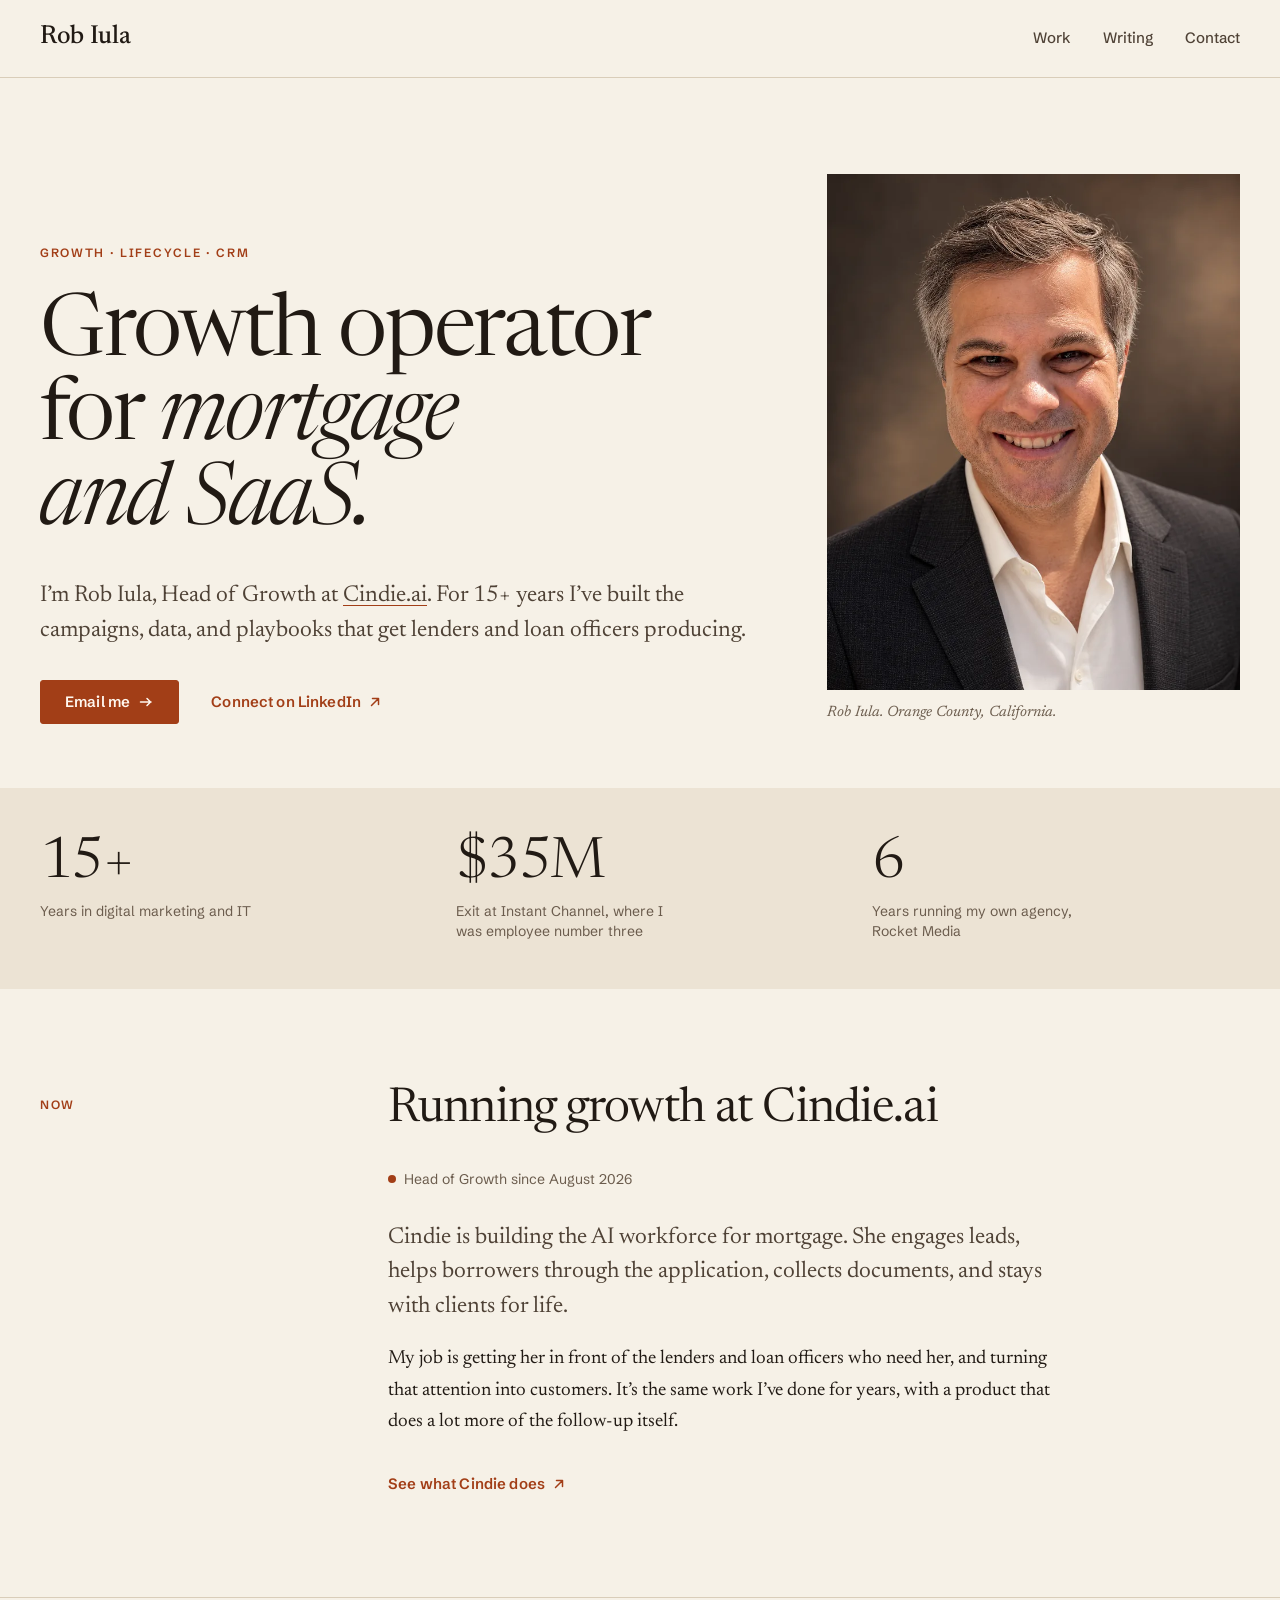
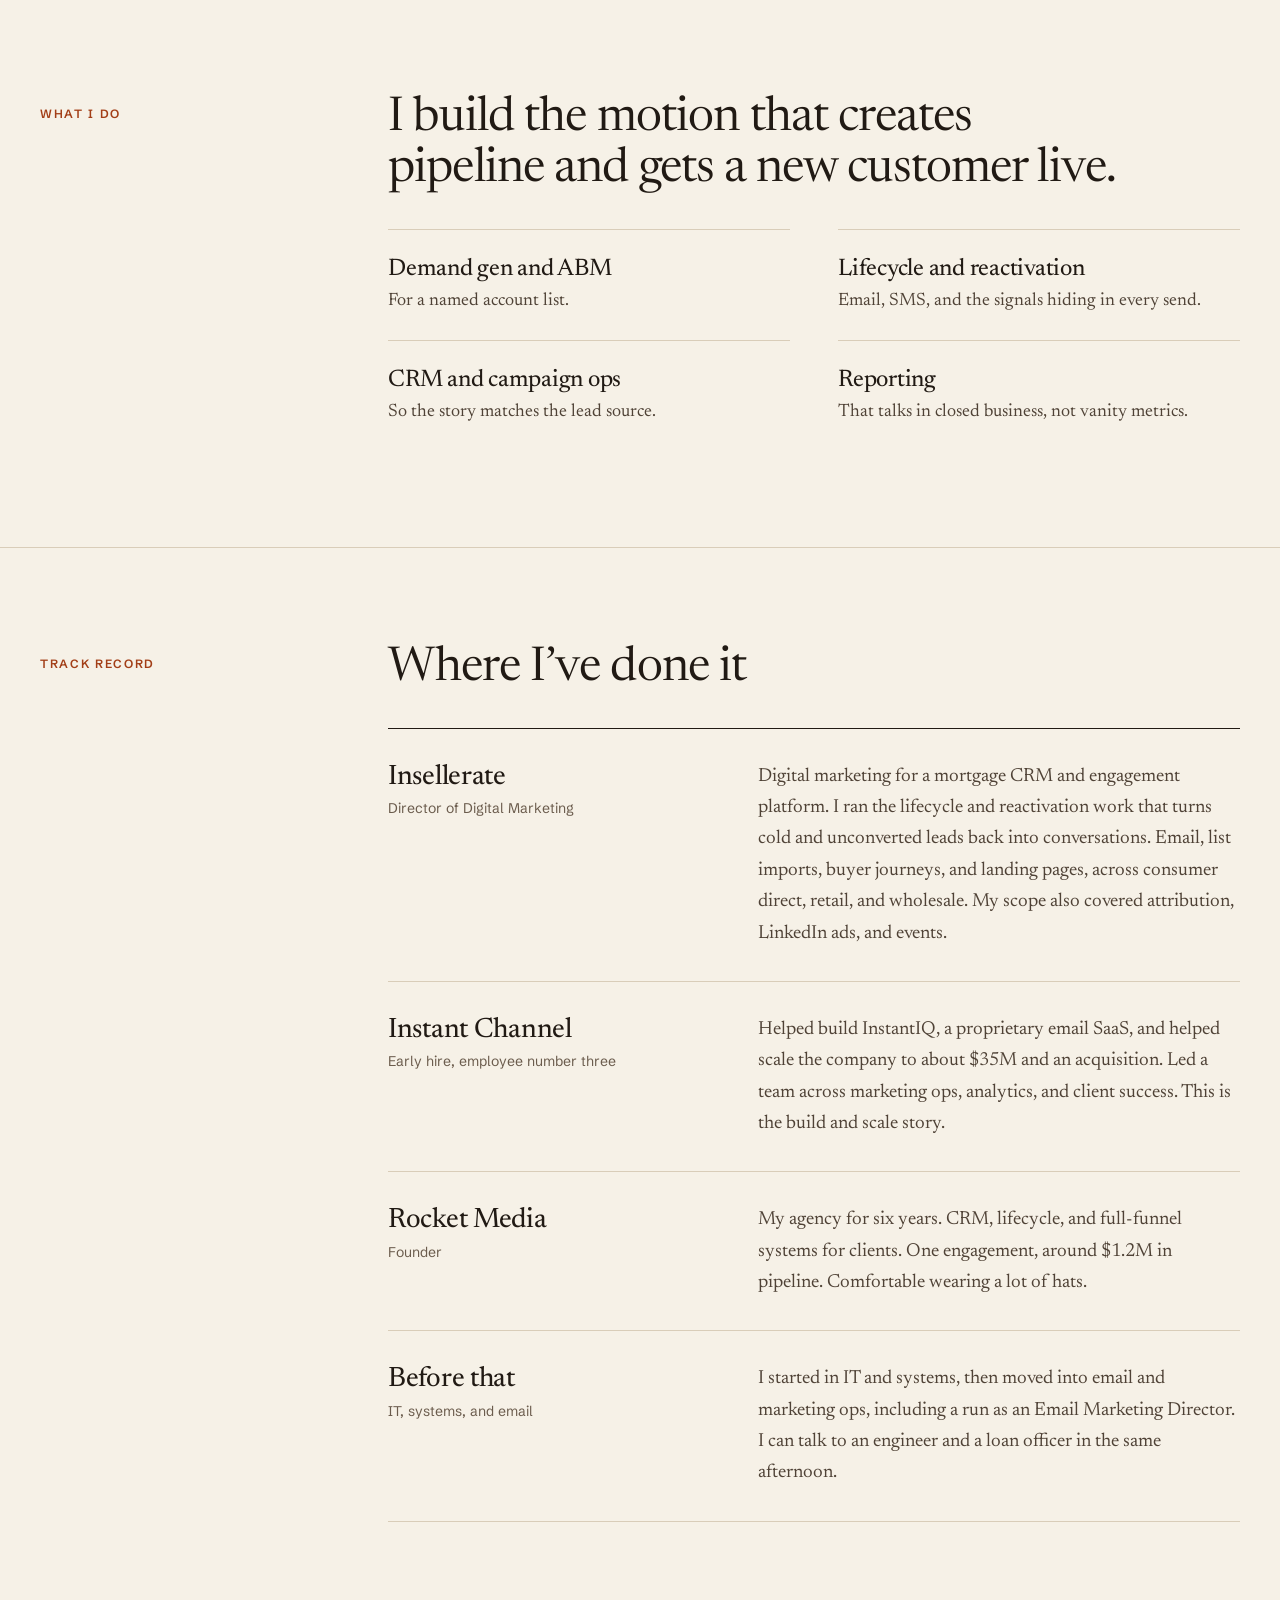
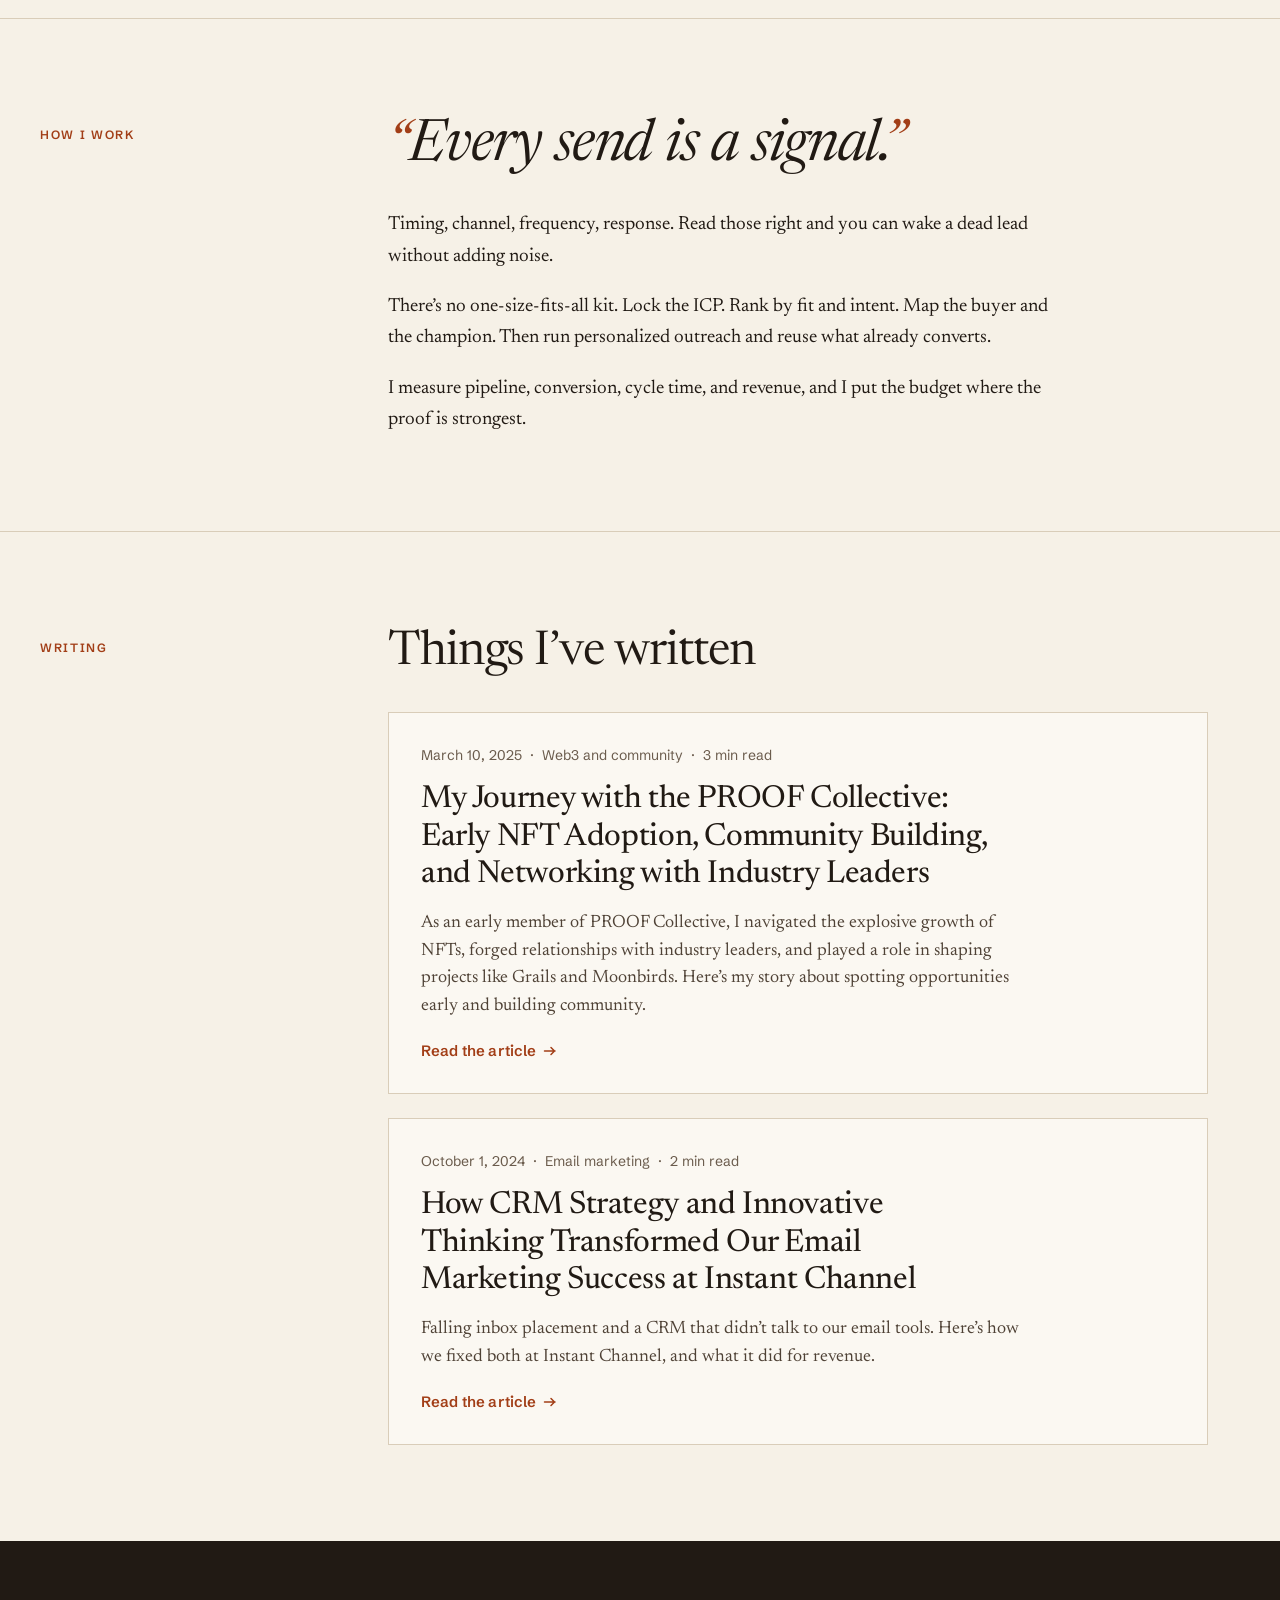
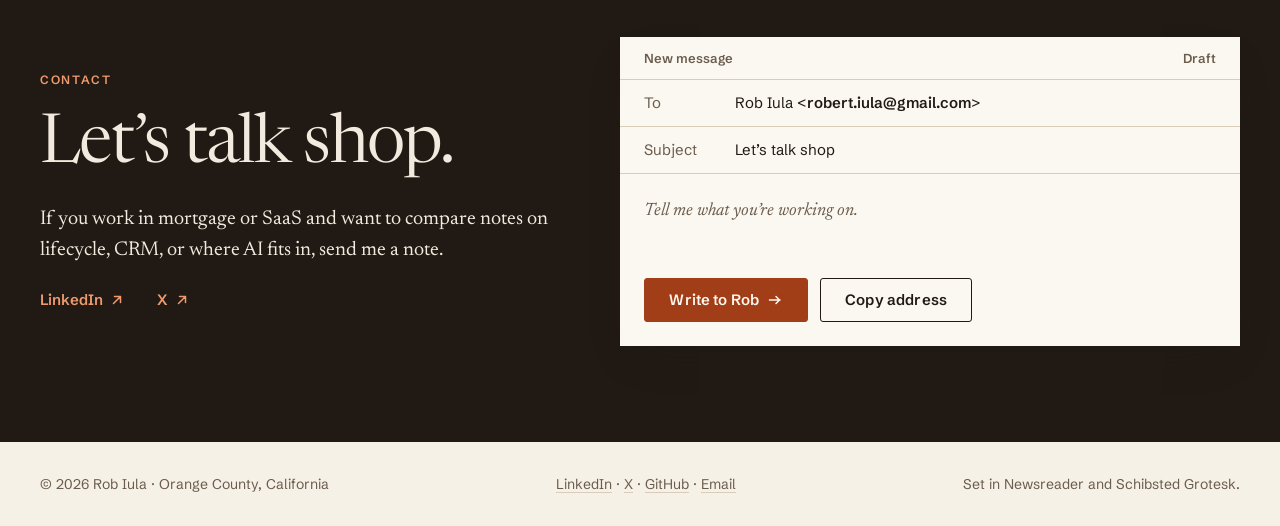
<file: index.html>
<!doctype html>
<html lang="en">
<head>
<meta charset="utf-8">
<meta name="viewport" content="width=device-width, initial-scale=1, viewport-fit=cover">
<title>Rob Iula · Growth, lifecycle, and CRM for mortgage and SaaS</title>
<meta name="description" content="Rob Iula is Head of Growth at Cindie.ai. He has spent 15+ years building the campaigns, data, and CRM playbooks that get lenders and loan officers producing.">
<link rel="canonical" href="https://robiu.la/">
<meta name="color-scheme" content="light dark">
<meta name="theme-color" content="#f6f1e7" media="(prefers-color-scheme: light)">
<meta name="theme-color" content="#191411" media="(prefers-color-scheme: dark)">
<link rel="icon" href="/favicon.ico" sizes="32x32">
<link rel="icon" href="/favicon.svg" type="image/svg+xml">
<link rel="apple-touch-icon" href="/apple-touch-icon.png">
<link rel="preload" href="/assets/fonts/newsreader-roman.woff2" as="font" type="font/woff2" crossorigin>
<link rel="preload" href="/assets/fonts/schibsted-grotesk.woff2" as="font" type="font/woff2" crossorigin>
<link rel="stylesheet" href="/assets/site.css">
<meta property="og:site_name" content="Rob Iula">
<meta property="og:type" content="profile">
<meta property="og:title" content="Rob Iula · Growth, lifecycle, and CRM for mortgage and SaaS">
<meta property="og:description" content="Rob Iula is Head of Growth at Cindie.ai. He has spent 15+ years building the campaigns, data, and CRM playbooks that get lenders and loan officers producing.">
<meta property="og:url" content="https://robiu.la/">
<meta property="og:image" content="https://robiu.la/assets/img/og.jpg">
<meta property="og:image:width" content="1200">
<meta property="og:image:height" content="630">
<meta property="og:image:alt" content="Rob Iula. Growth operator for mortgage and SaaS.">
<meta name="twitter:card" content="summary_large_image">
<meta name="twitter:creator" content="@deliveROBility">
<meta property="profile:first_name" content="Rob">
<meta property="profile:last_name" content="Iula">
<script type="application/ld+json">{
 "@context": "https://schema.org",
 "@graph": [
  {
   "@type": "WebSite",
   "@id": "https://robiu.la/#website",
   "url": "https://robiu.la/",
   "name": "Rob Iula",
   "inLanguage": "en-US",
   "publisher": {
    "@id": "https://robiu.la/#person"
   }
  },
  {
   "@type": "Person",
   "@id": "https://robiu.la/#person",
   "name": "Rob Iula",
   "givenName": "Rob",
   "familyName": "Iula",
   "alternateName": "Robert Iula",
   "url": "https://robiu.la/",
   "image": {
    "@type": "ImageObject",
    "url": "https://robiu.la/assets/img/rob-iula.jpg",
    "width": 720,
    "height": 900
   },
   "description": "Rob Iula is Head of Growth at Cindie.ai. He has spent 15+ years building the campaigns, data, and CRM playbooks that get lenders and loan officers producing.",
   "jobTitle": "Head of Growth",
   "worksFor": {
    "@type": "Organization",
    "name": "Cindie",
    "alternateName": [
     "Cindie.ai",
     "CindieAI"
    ],
    "url": "https://cindie.ai",
    "sameAs": [
     "https://www.linkedin.com/company/cindieai",
     "https://www.crunchbase.com/organization/cindie-3ab2"
    ]
   },
   "homeLocation": {
    "@type": "Place",
    "name": "Orange County, California"
   },
   "knowsAbout": [
    "Growth marketing",
    "Demand generation",
    "Account-based marketing",
    "Lifecycle marketing",
    "Lead reactivation",
    "Email marketing",
    "Email deliverability",
    "CRM strategy",
    "Marketing operations",
    "Marketing attribution",
    "Mortgage technology",
    "SaaS"
   ],
   "sameAs": [
    "https://www.linkedin.com/in/riula",
    "https://github.com/skizzell",
    "https://x.com/deliveROBility",
    "https://www.crunchbase.com/person/rob-iula"
   ]
  },
  {
   "@type": "ProfilePage",
   "@id": "https://robiu.la/#webpage",
   "url": "https://robiu.la/",
   "name": "Rob Iula · Growth, lifecycle, and CRM for mortgage and SaaS",
   "description": "Rob Iula is Head of Growth at Cindie.ai. He has spent 15+ years building the campaigns, data, and CRM playbooks that get lenders and loan officers producing.",
   "inLanguage": "en-US",
   "isPartOf": {
    "@id": "https://robiu.la/#website"
   },
   "dateModified": "2026-10-09T10:30:00-07:00",
   "mainEntity": {
    "@id": "https://robiu.la/#person"
   }
  }
 ]
}</script>
</head>
<body>
<a class="skip-link" href="#main">Skip to content</a>
<header class="masthead">
  <div class="frame masthead__inner">
    <a class="wordmark" href="/">Rob Iula</a>
    <nav class="nav" aria-label="Main">
      <a href="/#work">Work</a>
      <a href="/articles/">Writing</a>
      <a href="/#contact">Contact</a>
    </nav>
  </div>
</header>
<main id="main">
  <section class="hero" aria-labelledby="hero-title">
    <div class="frame hero__grid">
      <div class="hero__text">
        <p class="kicker">Growth &middot; Lifecycle &middot; CRM</p>
        <h1 class="hero__title" id="hero-title">Growth operator for <em>mortgage and SaaS.</em></h1>
        <p class="hero__lede">I&rsquo;m Rob Iula, Head of Growth at <a href="https://cindie.ai" rel="noopener">Cindie.ai</a>. For 15+ years I&rsquo;ve built the campaigns, data, and playbooks that get lenders and loan officers producing.</p>
        <div class="hero__actions">
          <a class="btn btn--primary" href="mailto:robert.iula@gmail.com?subject=Let%27s%20talk%20shop">Email me <svg class="icon icon--next" viewBox="0 0 16 16" aria-hidden="true" focusable="false"><path d="M2.5 8h10.5M9 4.5 12.5 8 9 11.5" fill="none" stroke="currentColor" stroke-width="1.5" stroke-linecap="round" stroke-linejoin="round"/></svg></a>
          <a class="text-link" href="https://www.linkedin.com/in/riula" rel="me noopener">Connect on LinkedIn <svg class="icon icon--out" viewBox="0 0 16 16" aria-hidden="true" focusable="false"><path d="M4.5 11.5 11.5 4.5M5.5 4.5h6v6" fill="none" stroke="currentColor" stroke-width="1.5" stroke-linecap="round" stroke-linejoin="round"/></svg></a>
        </div>
      </div>
      <figure class="portrait">
        <img src="/assets/img/rob-iula.webp" width="720" height="900" alt="Portrait of Rob Iula, smiling, in a charcoal blazer and white shirt." fetchpriority="high">
        <figcaption>Rob Iula. Orange County, California.</figcaption>
      </figure>
    </div>
  </section>

  <section class="facts" aria-label="At a glance">
    <ul class="frame facts__list">
      <li class="fact"><span class="fact__figure">15+</span><span class="fact__label">Years in digital marketing and IT</span></li>
      <li class="fact"><span class="fact__figure">$35M</span><span class="fact__label">Exit at Instant Channel, where I was employee number three</span></li>
      <li class="fact"><span class="fact__figure">6</span><span class="fact__label">Years running my own agency, Rocket Media</span></li>
    </ul>
  </section>

  <section class="section" id="now" aria-labelledby="now-title">
    <div class="frame section__grid">
      <div class="section__label"><p class="kicker">Now</p></div>
      <div class="section__body">
        <h2 class="headline" id="now-title">Running growth at Cindie.ai</h2>
        <p class="status">Head of Growth since August 2026</p>
        <div class="prose">
          <p class="lede">Cindie is building the AI workforce for mortgage. She engages leads, helps borrowers through the application, collects documents, and stays with clients for life.</p>
          <p>My job is getting her in front of the lenders and loan officers who need her, and turning that attention into customers. It&rsquo;s the same work I&rsquo;ve done for years, with a product that does a lot more of the follow-up itself.</p>
        </div>
        <p><a class="text-link" href="https://cindie.ai" rel="noopener">See what Cindie does <svg class="icon icon--out" viewBox="0 0 16 16" aria-hidden="true" focusable="false"><path d="M4.5 11.5 11.5 4.5M5.5 4.5h6v6" fill="none" stroke="currentColor" stroke-width="1.5" stroke-linecap="round" stroke-linejoin="round"/></svg></a></p>
      </div>
    </div>
  </section>

  <section class="section" id="focus" aria-labelledby="focus-title">
    <div class="frame section__grid">
      <div class="section__label"><p class="kicker">What I do</p></div>
      <div class="section__body">
        <h2 class="headline" id="focus-title">I build the motion that creates pipeline and gets a new customer live.</h2>
        <ul class="focus-list">
          <li class="focus-item"><h3 class="focus-item__title">Demand gen and ABM</h3><p class="focus-item__text">For a named account list.</p></li>
          <li class="focus-item"><h3 class="focus-item__title">Lifecycle and reactivation</h3><p class="focus-item__text">Email, SMS, and the signals hiding in every send.</p></li>
          <li class="focus-item"><h3 class="focus-item__title">CRM and campaign ops</h3><p class="focus-item__text">So the story matches the lead source.</p></li>
          <li class="focus-item"><h3 class="focus-item__title">Reporting</h3><p class="focus-item__text">That talks in closed business, not vanity metrics.</p></li>
        </ul>
      </div>
    </div>
  </section>

  <section class="section" id="work" aria-labelledby="work-title">
    <div class="frame section__grid">
      <div class="section__label"><p class="kicker">Track record</p></div>
      <div class="section__body">
        <h2 class="headline" id="work-title">Where I&rsquo;ve done it</h2>
        <ul class="record">
          <li class="record-row">
            <div><h3 class="record-row__name">Insellerate</h3><p class="record-row__role">Director of Digital Marketing</p></div>
            <p class="record-row__text">Digital marketing for a mortgage CRM and engagement platform. I ran the lifecycle and reactivation work that turns cold and unconverted leads back into conversations. Email, list imports, buyer journeys, and landing pages, across consumer direct, retail, and wholesale. My scope also covered attribution, LinkedIn ads, and events.</p>
          </li>
          <li class="record-row">
            <div><h3 class="record-row__name">Instant Channel</h3><p class="record-row__role">Early hire, employee number three</p></div>
            <p class="record-row__text">Helped build InstantIQ, a proprietary email SaaS, and helped scale the company to about $35M and an acquisition. Led a team across marketing ops, analytics, and client success. This is the build and scale story.</p>
          </li>
          <li class="record-row">
            <div><h3 class="record-row__name">Rocket Media</h3><p class="record-row__role">Founder</p></div>
            <p class="record-row__text">My agency for six years. CRM, lifecycle, and full-funnel systems for clients. One engagement, around $1.2M in pipeline. Comfortable wearing a lot of hats.</p>
          </li>
          <li class="record-row">
            <div><h3 class="record-row__name">Before that</h3><p class="record-row__role">IT, systems, and email</p></div>
            <p class="record-row__text">I started in IT and systems, then moved into email and marketing ops, including a run as an Email Marketing Director. I can talk to an engineer and a loan officer in the same afternoon.</p>
          </li>
        </ul>
      </div>
    </div>
  </section>

  <section class="section" id="approach" aria-labelledby="approach-title">
    <div class="frame section__grid">
      <div class="section__label"><p class="kicker" id="approach-title">How I work</p></div>
      <div class="section__body">
        <blockquote class="pullquote"><p><span class="pullquote__mark">&ldquo;</span>Every send is a signal.<span class="pullquote__mark">&rdquo;</span></p></blockquote>
        <div class="prose">
          <p>Timing, channel, frequency, response. Read those right and you can wake a dead lead without adding noise.</p>
          <p>There&rsquo;s no one-size-fits-all kit. Lock the ICP. Rank by fit and intent. Map the buyer and the champion. Then run personalized outreach and reuse what already converts.</p>
          <p>I measure pipeline, conversion, cycle time, and revenue, and I put the budget where the proof is strongest.</p>
        </div>
      </div>
    </div>
  </section>

  <section class="section" id="writing" aria-labelledby="writing-title">
    <div class="frame section__grid">
      <div class="section__label"><p class="kicker">Writing</p></div>
      <div class="section__body">
        <h2 class="headline" id="writing-title">Things I&rsquo;ve written</h2>
        <div class="article-cards">
        <a class="article-card" href="/articles/proof-collective">
          <p class="meta-line"><time datetime="2025-03-10">March 10, 2025</time><span>Web3 and community</span><span>3 min read</span></p>
          <h3 class="article-card__title">My Journey with the PROOF Collective: Early NFT Adoption, Community Building, and Networking with Industry Leaders</h3>
          <p class="article-card__dek">As an early member of PROOF Collective, I navigated the explosive growth of NFTs, forged relationships with industry leaders, and played a role in shaping projects like Grails and Moonbirds. Here’s my story about spotting opportunities early and building community.</p>
          <span class="text-link">Read the article <svg class="icon icon--next" viewBox="0 0 16 16" aria-hidden="true" focusable="false"><path d="M2.5 8h10.5M9 4.5 12.5 8 9 11.5" fill="none" stroke="currentColor" stroke-width="1.5" stroke-linecap="round" stroke-linejoin="round"/></svg></span>
        </a>
        <a class="article-card" href="/articles/crm-strategy-instant-channel">
          <p class="meta-line"><time datetime="2024-10-01">October 1, 2024</time><span>Email marketing</span><span>2 min read</span></p>
          <h3 class="article-card__title">How CRM Strategy and Innovative Thinking Transformed Our Email Marketing Success at Instant Channel</h3>
          <p class="article-card__dek">Falling inbox placement and a CRM that didn’t talk to our email tools. Here’s how we fixed both at Instant Channel, and what it did for revenue.</p>
          <span class="text-link">Read the article <svg class="icon icon--next" viewBox="0 0 16 16" aria-hidden="true" focusable="false"><path d="M2.5 8h10.5M9 4.5 12.5 8 9 11.5" fill="none" stroke="currentColor" stroke-width="1.5" stroke-linecap="round" stroke-linejoin="round"/></svg></span>
        </a>
        </div>
      </div>
    </div>
  </section>

  <section class="contact" id="contact" aria-labelledby="contact-title">
    <div class="frame contact__grid">
      <div class="contact__text">
        <p class="kicker">Contact</p>
        <h2 class="contact__title" id="contact-title">Let&rsquo;s talk shop.</h2>
        <p class="contact__lede">If you work in mortgage or SaaS and want to compare notes on lifecycle, CRM, or where AI fits in, send me a note.</p>
        <p class="contact__social">
          <a class="text-link" href="https://www.linkedin.com/in/riula" rel="me noopener">LinkedIn <svg class="icon icon--out" viewBox="0 0 16 16" aria-hidden="true" focusable="false"><path d="M4.5 11.5 11.5 4.5M5.5 4.5h6v6" fill="none" stroke="currentColor" stroke-width="1.5" stroke-linecap="round" stroke-linejoin="round"/></svg></a>
          <a class="text-link" href="https://x.com/deliveROBility" rel="me noopener">X <svg class="icon icon--out" viewBox="0 0 16 16" aria-hidden="true" focusable="false"><path d="M4.5 11.5 11.5 4.5M5.5 4.5h6v6" fill="none" stroke="currentColor" stroke-width="1.5" stroke-linecap="round" stroke-linejoin="round"/></svg></a>
        </p>
      </div>
      <div class="email-card">
        <div class="email-card__bar"><span>New message</span><span>Draft</span></div>
        <dl class="email-card__fields">
          <div class="email-field"><dt>To</dt><dd>Rob Iula &lt;<span class="email-field__address" id="email-address">robert.iula@gmail.com</span>&gt;</dd></div>
          <div class="email-field"><dt>Subject</dt><dd>Let&rsquo;s talk shop</dd></div>
        </dl>
        <p class="email-card__body">Tell me what you&rsquo;re working on.</p>
        <div class="email-card__actions">
          <a class="btn btn--primary" href="mailto:robert.iula@gmail.com?subject=Let%27s%20talk%20shop">Write to Rob <svg class="icon icon--next" viewBox="0 0 16 16" aria-hidden="true" focusable="false"><path d="M2.5 8h10.5M9 4.5 12.5 8 9 11.5" fill="none" stroke="currentColor" stroke-width="1.5" stroke-linecap="round" stroke-linejoin="round"/></svg></a>
          <button class="btn" type="button" id="copy-email" data-copy="robert.iula@gmail.com">Copy address</button>
          <span class="email-card__note" id="copy-status" role="status" aria-live="polite"></span>
        </div>
      </div>
    </div>
  </section>
</main>
<footer class="footer">
  <div class="frame footer__inner">
    <p>&copy; 2026 Rob Iula &middot; Orange County, California</p>
    <p><a href="https://www.linkedin.com/in/riula" rel="me noopener">LinkedIn</a> &middot; <a href="https://x.com/deliveROBility" rel="me noopener">X</a> &middot; <a href="https://github.com/skizzell" rel="me noopener">GitHub</a> &middot; <a href="mailto:robert.iula@gmail.com">Email</a></p>
    <p>Set in Newsreader and Schibsted Grotesk.</p>
  </div>
</footer>
<script>
(function () {
  var btn = document.getElementById("copy-email");
  var note = document.getElementById("copy-status");
  if (!btn || !note) return;
  var timer;
  function say(msg) { note.textContent = msg; clearTimeout(timer); timer = setTimeout(function () { note.textContent = ""; }, 2600); }
  function selectIt() {
    var el = document.getElementById("email-address");
    var r = document.createRange(); r.selectNodeContents(el);
    var s = window.getSelection(); s.removeAllRanges(); s.addRange(r);
    say("Selected. Press Cmd+C or Ctrl+C to copy.");
  }
  btn.addEventListener("click", function () {
    var addr = btn.getAttribute("data-copy");
    if (navigator.clipboard && navigator.clipboard.writeText) {
      navigator.clipboard.writeText(addr).then(function () { say("Copied."); }, selectIt);
    } else { selectIt(); }
  });
})();
</script>
</body>
</html>
</file>
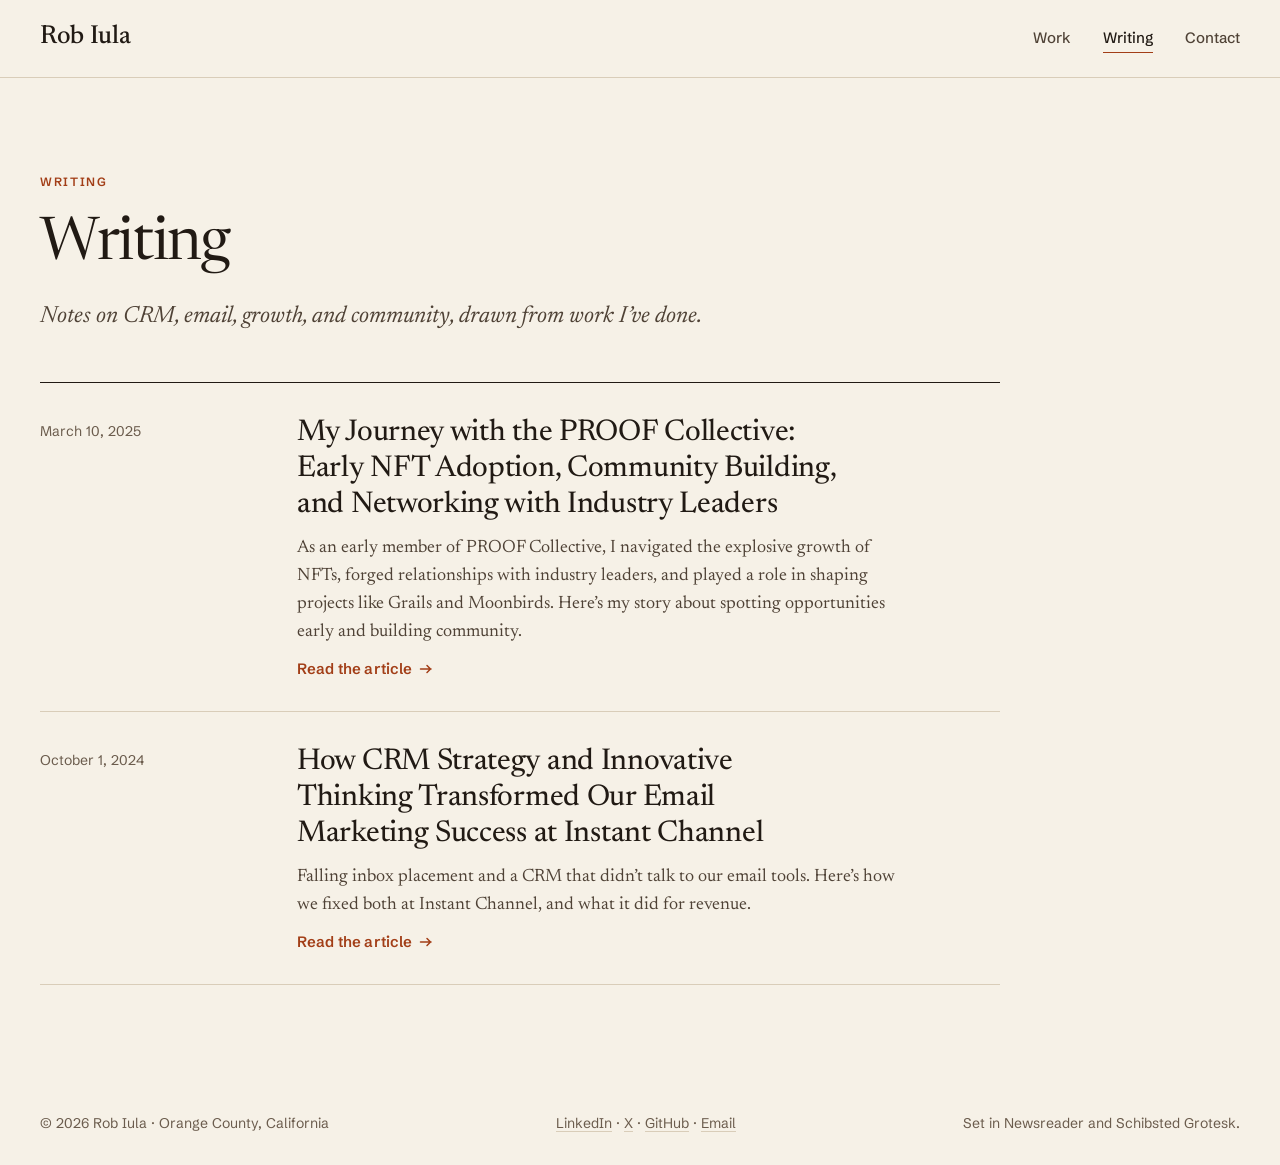
<file: articles/index.html>
<!doctype html>
<html lang="en">
<head>
<meta charset="utf-8">
<meta name="viewport" content="width=device-width, initial-scale=1, viewport-fit=cover">
<title>Writing · Rob Iula</title>
<meta name="description" content="Notes on CRM, email, growth, and community from Rob Iula.">
<link rel="canonical" href="https://robiu.la/articles/">
<meta name="color-scheme" content="light dark">
<meta name="theme-color" content="#f6f1e7" media="(prefers-color-scheme: light)">
<meta name="theme-color" content="#191411" media="(prefers-color-scheme: dark)">
<link rel="icon" href="/favicon.ico" sizes="32x32">
<link rel="icon" href="/favicon.svg" type="image/svg+xml">
<link rel="apple-touch-icon" href="/apple-touch-icon.png">
<link rel="preload" href="/assets/fonts/newsreader-roman.woff2" as="font" type="font/woff2" crossorigin>
<link rel="preload" href="/assets/fonts/schibsted-grotesk.woff2" as="font" type="font/woff2" crossorigin>
<link rel="stylesheet" href="/assets/site.css">
<meta property="og:site_name" content="Rob Iula">
<meta property="og:type" content="website">
<meta property="og:title" content="Writing · Rob Iula">
<meta property="og:description" content="Notes on CRM, email, growth, and community from Rob Iula.">
<meta property="og:url" content="https://robiu.la/articles/">
<meta property="og:image" content="https://robiu.la/assets/img/og.jpg">
<meta property="og:image:width" content="1200">
<meta property="og:image:height" content="630">
<meta property="og:image:alt" content="Rob Iula. Growth operator for mortgage and SaaS.">
<meta name="twitter:card" content="summary_large_image">
<meta name="twitter:creator" content="@deliveROBility">
<script type="application/ld+json">{
 "@context": "https://schema.org",
 "@graph": [
  {
   "@type": "WebSite",
   "@id": "https://robiu.la/#website",
   "url": "https://robiu.la/",
   "name": "Rob Iula",
   "inLanguage": "en-US",
   "publisher": {
    "@id": "https://robiu.la/#person"
   }
  },
  {
   "@type": "Person",
   "@id": "https://robiu.la/#person",
   "name": "Rob Iula",
   "givenName": "Rob",
   "familyName": "Iula",
   "alternateName": "Robert Iula",
   "url": "https://robiu.la/",
   "image": {
    "@type": "ImageObject",
    "url": "https://robiu.la/assets/img/rob-iula.jpg",
    "width": 720,
    "height": 900
   },
   "description": "Rob Iula is Head of Growth at Cindie.ai. He has spent 15+ years building the campaigns, data, and CRM playbooks that get lenders and loan officers producing.",
   "jobTitle": "Head of Growth",
   "worksFor": {
    "@type": "Organization",
    "name": "Cindie",
    "alternateName": [
     "Cindie.ai",
     "CindieAI"
    ],
    "url": "https://cindie.ai",
    "sameAs": [
     "https://www.linkedin.com/company/cindieai",
     "https://www.crunchbase.com/organization/cindie-3ab2"
    ]
   },
   "homeLocation": {
    "@type": "Place",
    "name": "Orange County, California"
   },
   "knowsAbout": [
    "Growth marketing",
    "Demand generation",
    "Account-based marketing",
    "Lifecycle marketing",
    "Lead reactivation",
    "Email marketing",
    "Email deliverability",
    "CRM strategy",
    "Marketing operations",
    "Marketing attribution",
    "Mortgage technology",
    "SaaS"
   ],
   "sameAs": [
    "https://www.linkedin.com/in/riula",
    "https://github.com/skizzell",
    "https://x.com/deliveROBility",
    "https://www.crunchbase.com/person/rob-iula"
   ]
  },
  {
   "@type": "CollectionPage",
   "@id": "https://robiu.la/articles/#webpage",
   "url": "https://robiu.la/articles/",
   "name": "Writing by Rob Iula",
   "inLanguage": "en-US",
   "isPartOf": {
    "@id": "https://robiu.la/#website"
   },
   "about": {
    "@id": "https://robiu.la/#person"
   },
   "hasPart": [
    {
     "@type": "BlogPosting",
     "@id": "https://robiu.la/articles/proof-collective#article",
     "headline": "My Journey with the PROOF Collective: Early NFT Adoption, Community Building, and Networking with Industry Leaders",
     "url": "https://robiu.la/articles/proof-collective"
    },
    {
     "@type": "BlogPosting",
     "@id": "https://robiu.la/articles/crm-strategy-instant-channel#article",
     "headline": "How CRM Strategy and Innovative Thinking Transformed Our Email Marketing Success at Instant Channel",
     "url": "https://robiu.la/articles/crm-strategy-instant-channel"
    }
   ]
  }
 ]
}</script>
</head>
<body>
<a class="skip-link" href="#main">Skip to content</a>
<header class="masthead">
  <div class="frame masthead__inner">
    <a class="wordmark" href="/">Rob Iula</a>
    <nav class="nav" aria-label="Main">
      <a href="/#work">Work</a>
      <a href="/articles/" aria-current="page">Writing</a>
      <a href="/#contact">Contact</a>
    </nav>
  </div>
</header>
<main id="main">
  <header class="article-header">
    <div class="frame">
      <div class="article-header__inner">
        <p class="kicker">Writing</p>
        <h1 class="article-title">Writing</h1>
        <p class="article-dek">Notes on CRM, email, growth, and community, drawn from work I&rsquo;ve done.</p>
      </div>
    </div>
  </header>
  <div class="frame" style="padding-bottom: var(--space-9)">
    <ul class="post-list">
      <li>
        <a class="post-row" href="/articles/proof-collective">
          <p class="post-row__date"><time datetime="2025-03-10">March 10, 2025</time></p>
          <div class="post-row__main">
            <h2 class="post-row__title">My Journey with the PROOF Collective: Early NFT Adoption, Community Building, and Networking with Industry Leaders</h2>
            <p class="post-row__dek">As an early member of PROOF Collective, I navigated the explosive growth of NFTs, forged relationships with industry leaders, and played a role in shaping projects like Grails and Moonbirds. Here’s my story about spotting opportunities early and building community.</p>
            <span class="text-link">Read the article <svg class="icon icon--next" viewBox="0 0 16 16" aria-hidden="true" focusable="false"><path d="M2.5 8h10.5M9 4.5 12.5 8 9 11.5" fill="none" stroke="currentColor" stroke-width="1.5" stroke-linecap="round" stroke-linejoin="round"/></svg></span>
          </div>
        </a>
      </li>
      <li>
        <a class="post-row" href="/articles/crm-strategy-instant-channel">
          <p class="post-row__date"><time datetime="2024-10-01">October 1, 2024</time></p>
          <div class="post-row__main">
            <h2 class="post-row__title">How CRM Strategy and Innovative Thinking Transformed Our Email Marketing Success at Instant Channel</h2>
            <p class="post-row__dek">Falling inbox placement and a CRM that didn’t talk to our email tools. Here’s how we fixed both at Instant Channel, and what it did for revenue.</p>
            <span class="text-link">Read the article <svg class="icon icon--next" viewBox="0 0 16 16" aria-hidden="true" focusable="false"><path d="M2.5 8h10.5M9 4.5 12.5 8 9 11.5" fill="none" stroke="currentColor" stroke-width="1.5" stroke-linecap="round" stroke-linejoin="round"/></svg></span>
          </div>
        </a>
      </li>
    </ul>
  </div>
</main>
<footer class="footer">
  <div class="frame footer__inner">
    <p>&copy; 2026 Rob Iula &middot; Orange County, California</p>
    <p><a href="https://www.linkedin.com/in/riula" rel="me noopener">LinkedIn</a> &middot; <a href="https://x.com/deliveROBility" rel="me noopener">X</a> &middot; <a href="https://github.com/skizzell" rel="me noopener">GitHub</a> &middot; <a href="mailto:robert.iula@gmail.com">Email</a></p>
    <p>Set in Newsreader and Schibsted Grotesk.</p>
  </div>
</footer>
</body>
</html>
</file>
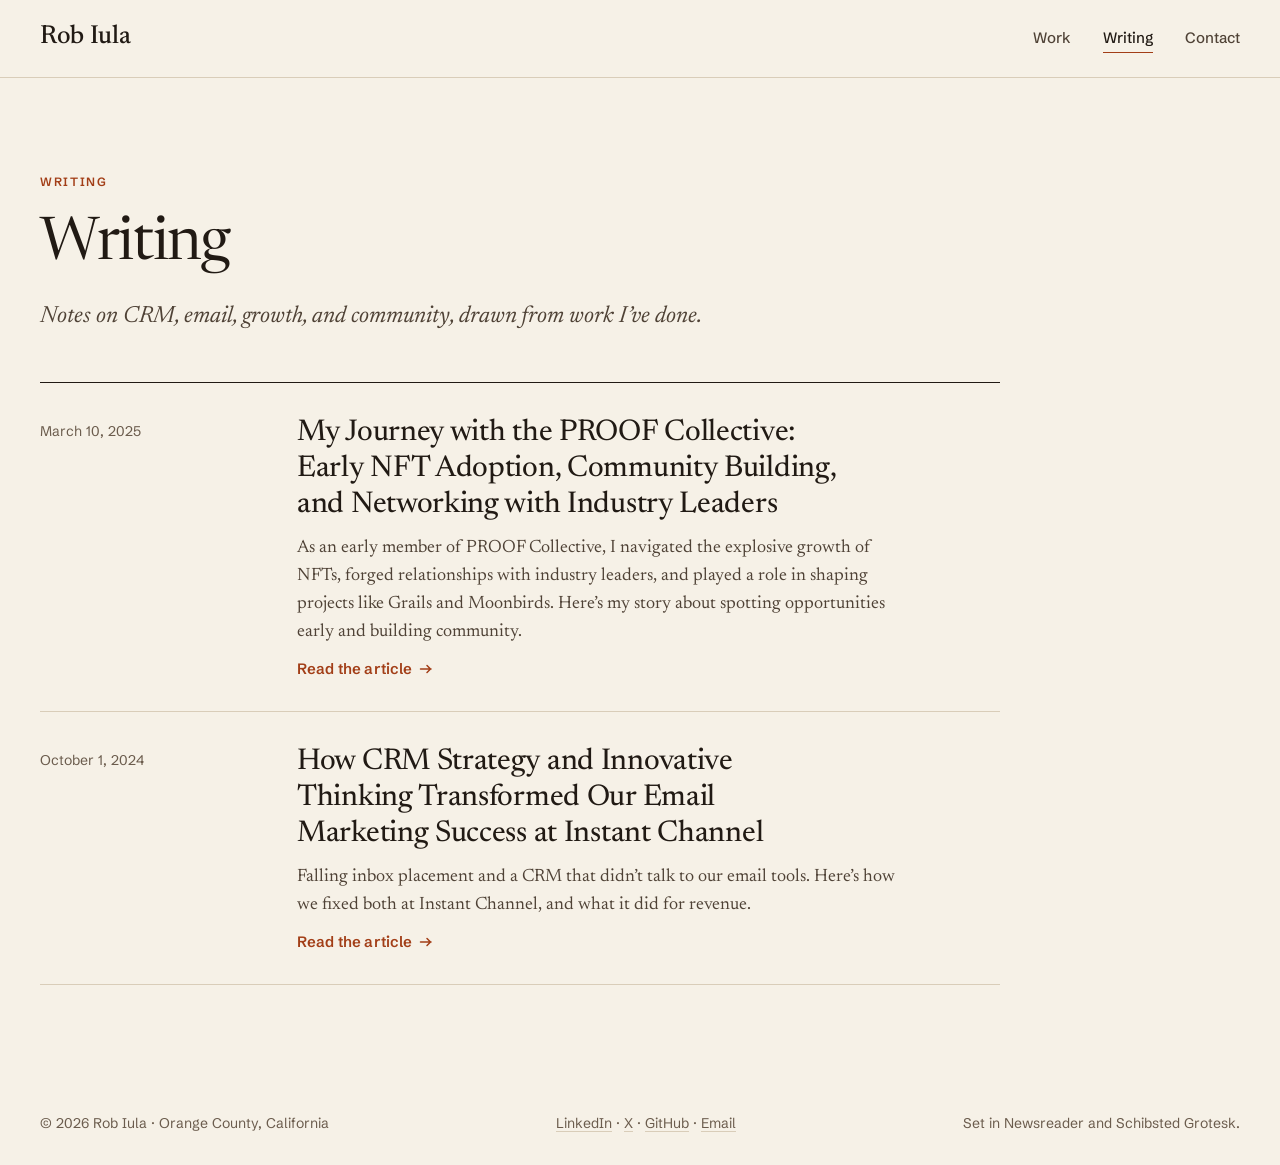
<file: professional/index.html>
<!doctype html>
<html lang="en">
<head>
<meta charset="utf-8">
<title>Writing · Rob Iula</title>
<meta name="robots" content="noindex">
<link rel="canonical" href="https://robiu.la/articles/">
<meta http-equiv="refresh" content="0; url=/articles/">
<script>location.replace("/articles/" + location.hash)</script>
</head>
<body>
<p>This page moved. <a href="/articles/">Continue to robiu.la</a>.</p>
</body>
</html>
</file>
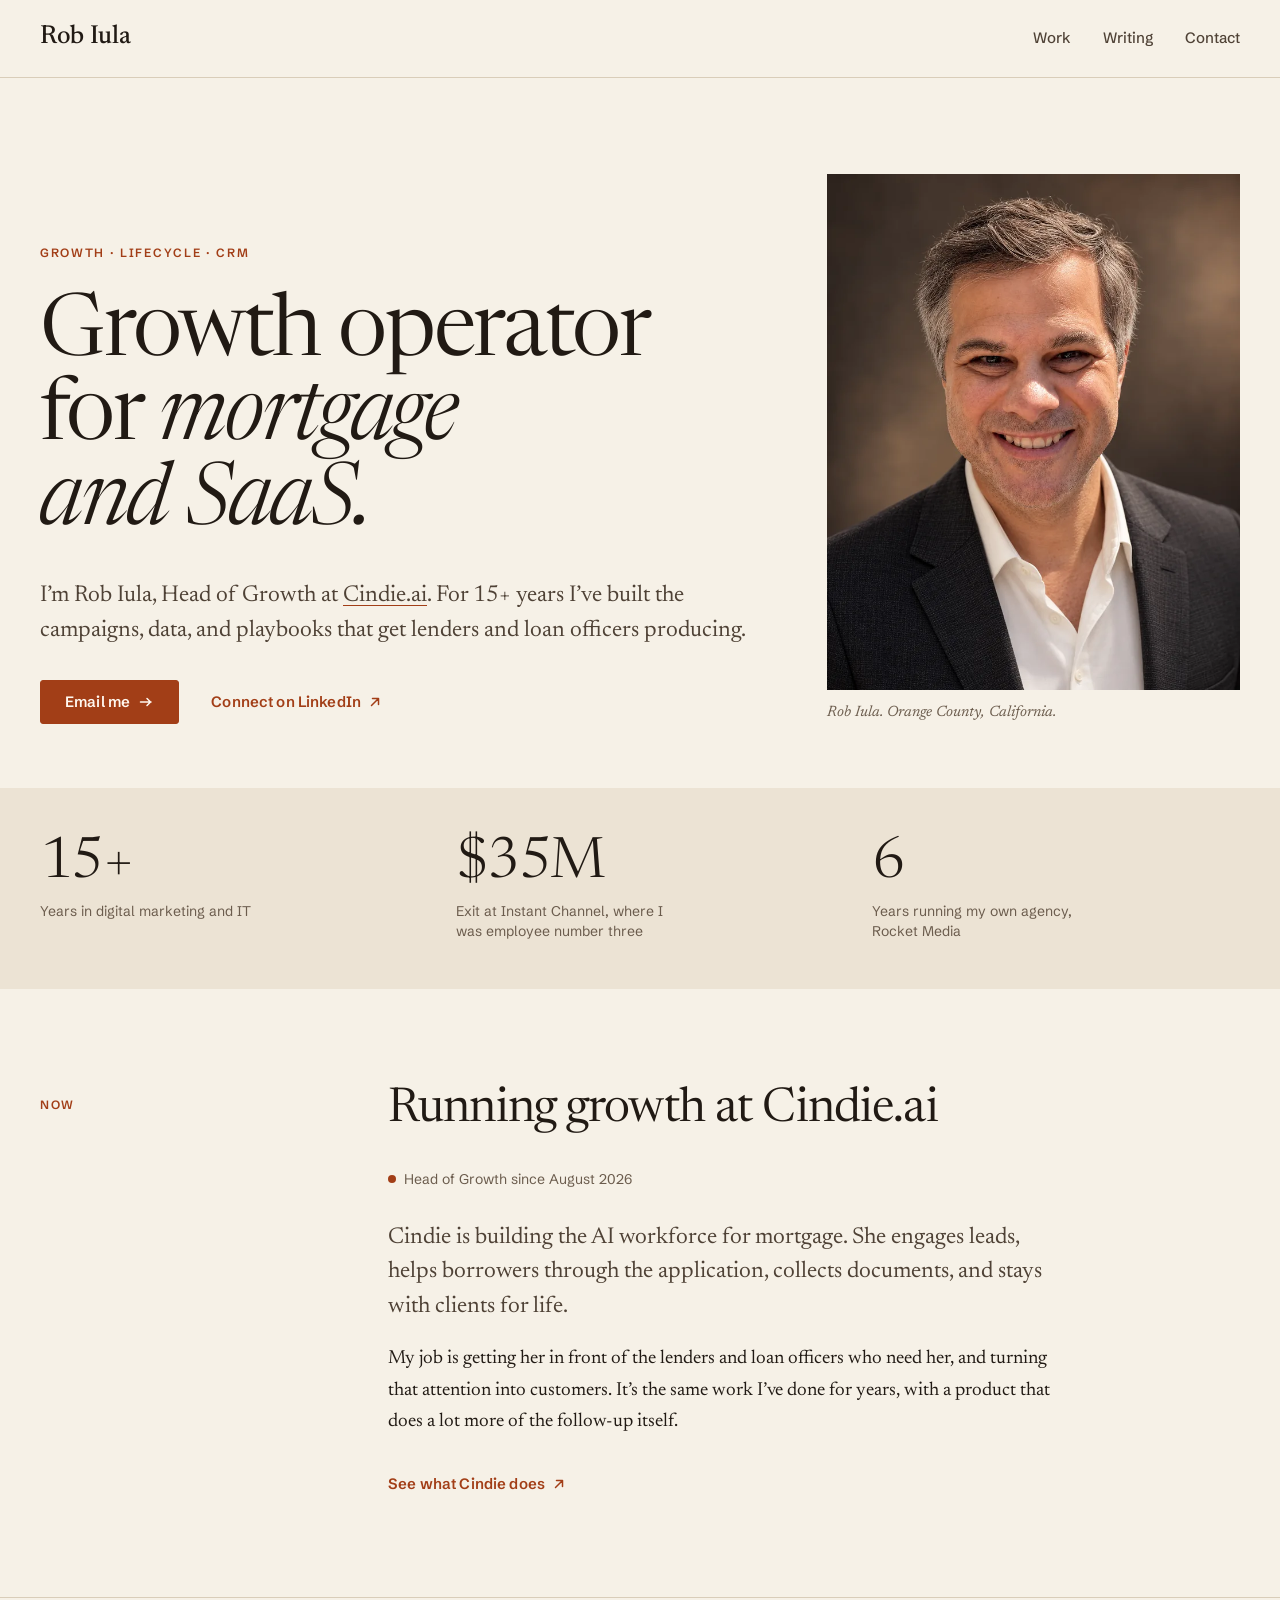
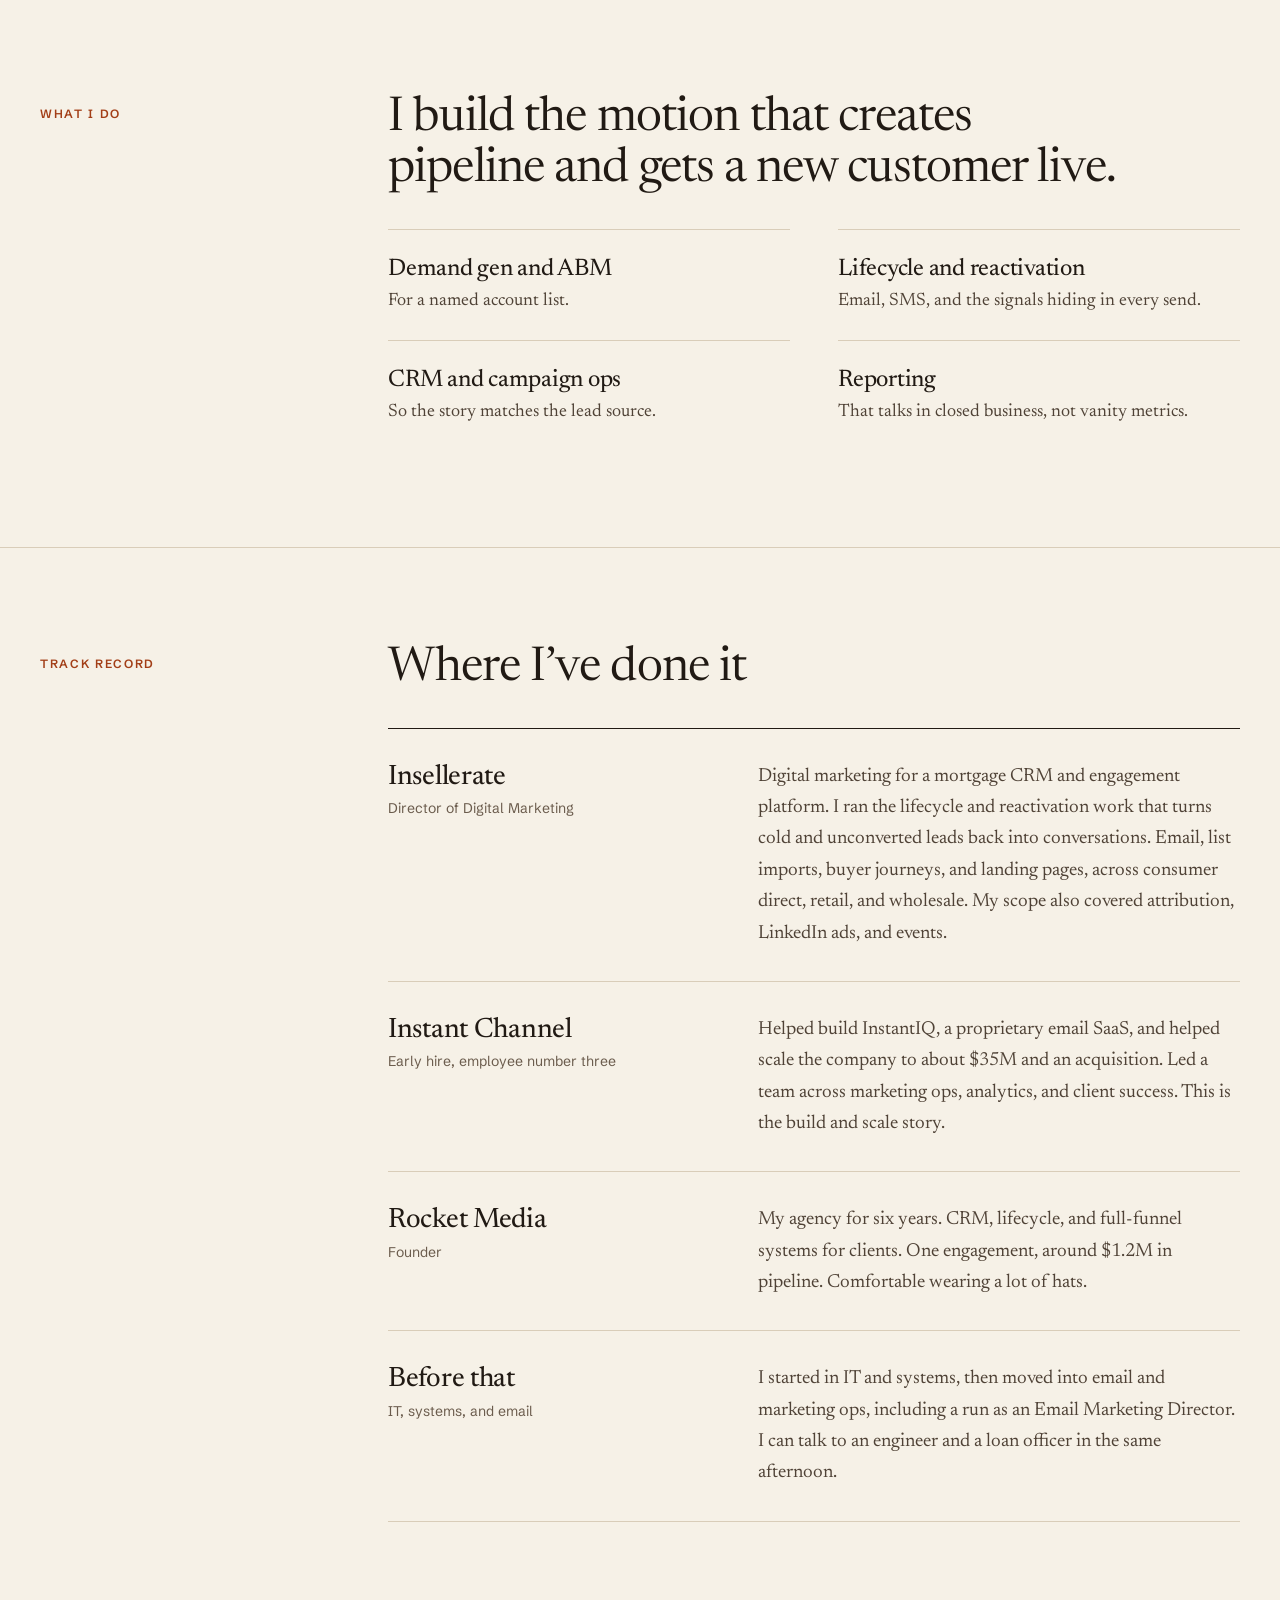
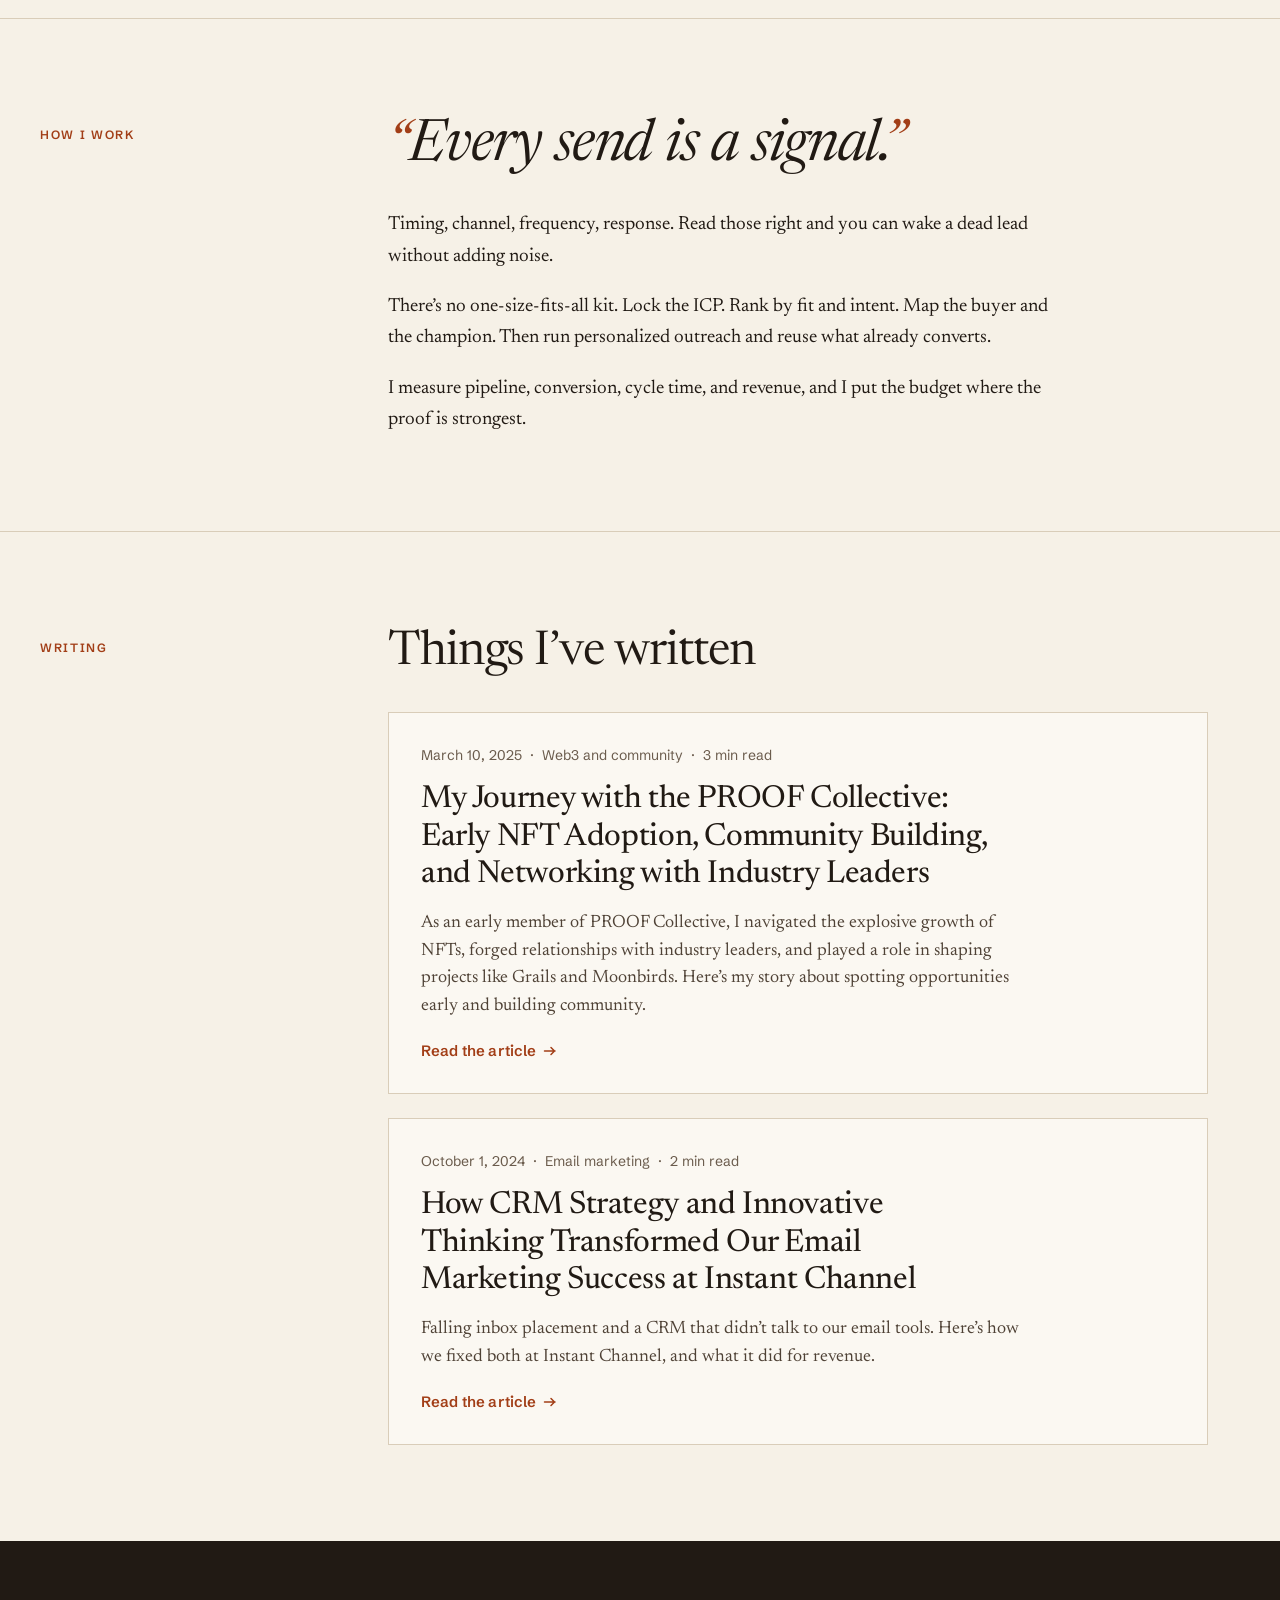
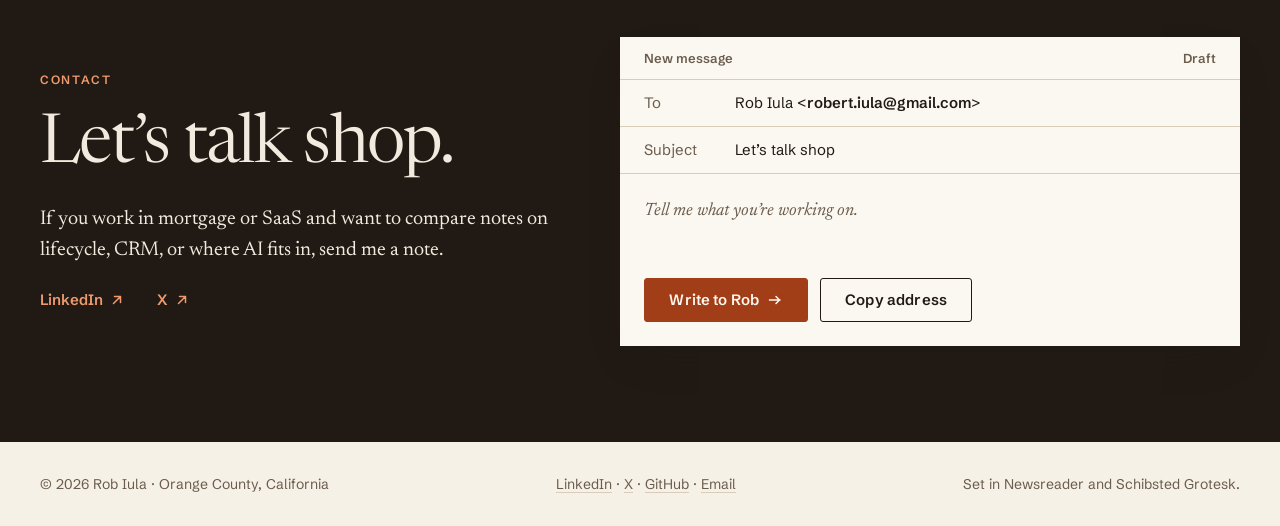
<file: contact.html>
<!doctype html>
<html lang="en">
<head>
<meta charset="utf-8">
<title>Contact · Rob Iula</title>
<meta name="robots" content="noindex">
<link rel="canonical" href="https://robiu.la/#contact">
<meta http-equiv="refresh" content="0; url=/#contact">
<script>location.replace("/#contact")</script>
</head>
<body>
<p>This page moved. <a href="/#contact">Continue to robiu.la</a>.</p>
</body>
</html>
</file>
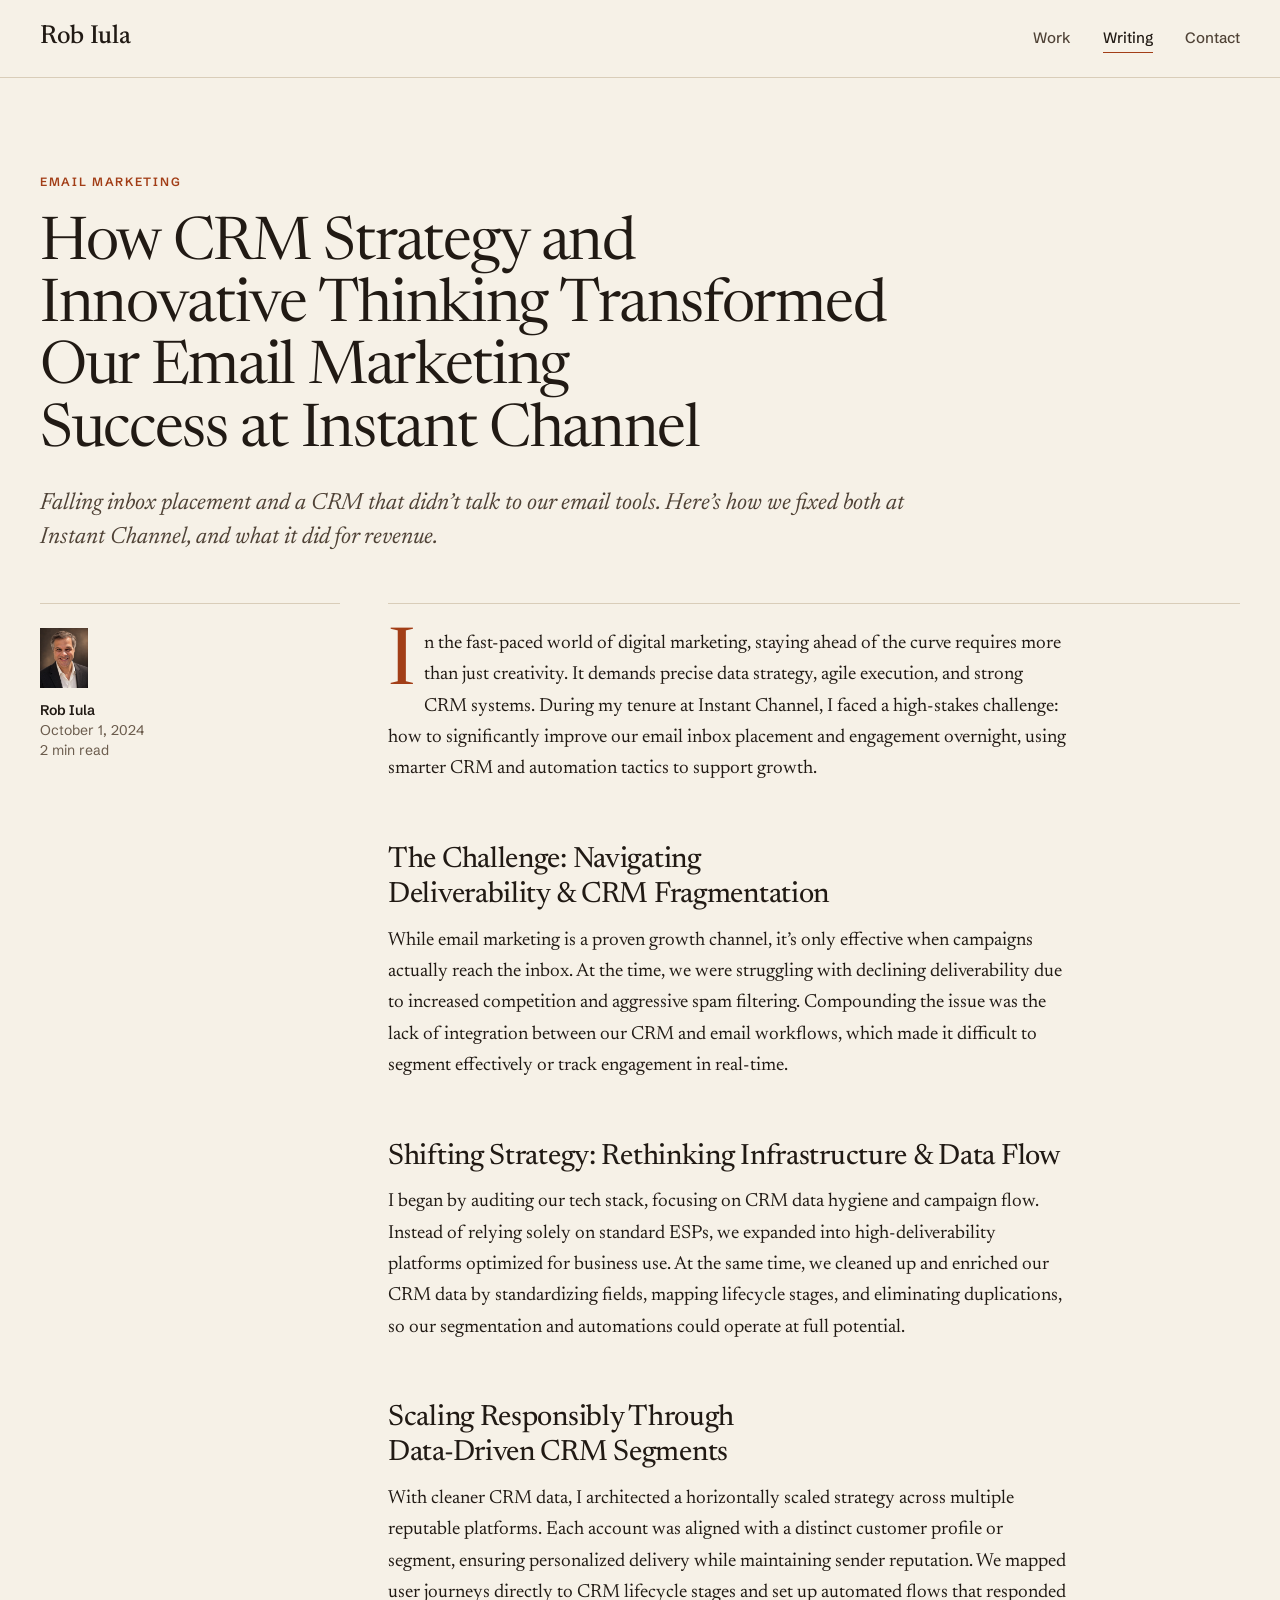
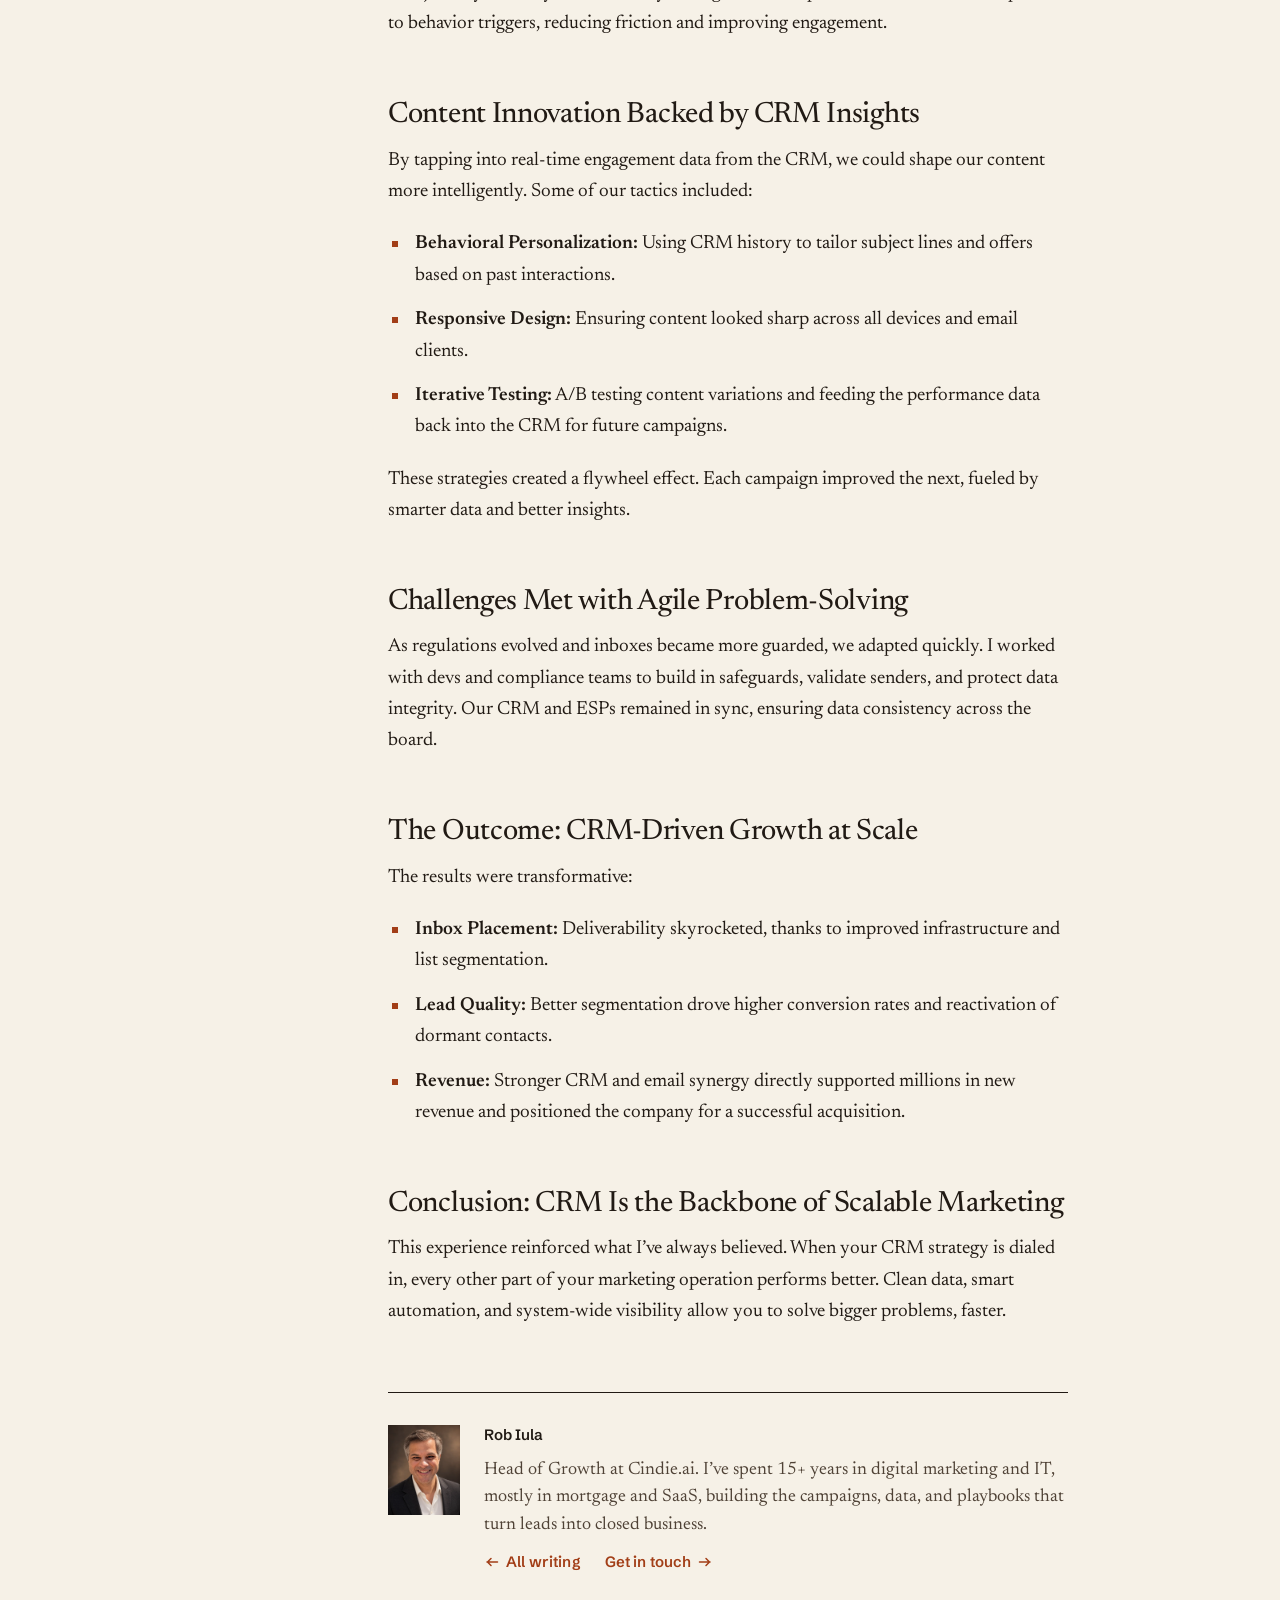
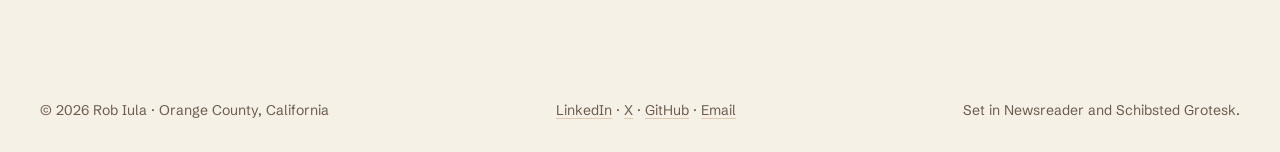
<file: articles/crm-strategy-instant-channel.html>
<!doctype html>
<html lang="en">
<head>
<meta charset="utf-8">
<meta name="viewport" content="width=device-width, initial-scale=1, viewport-fit=cover">
<title>How CRM Strategy and Innovative Thinking Transformed Our Email Marketing Success at Instant Channel · Rob Iula</title>
<meta name="description" content="Falling inbox placement and a CRM that didn’t talk to our email tools. Here’s how we fixed both at Instant Channel, and what it did for revenue.">
<link rel="canonical" href="https://robiu.la/articles/crm-strategy-instant-channel">
<meta name="color-scheme" content="light dark">
<meta name="theme-color" content="#f6f1e7" media="(prefers-color-scheme: light)">
<meta name="theme-color" content="#191411" media="(prefers-color-scheme: dark)">
<link rel="icon" href="/favicon.ico" sizes="32x32">
<link rel="icon" href="/favicon.svg" type="image/svg+xml">
<link rel="apple-touch-icon" href="/apple-touch-icon.png">
<link rel="preload" href="/assets/fonts/newsreader-roman.woff2" as="font" type="font/woff2" crossorigin>
<link rel="preload" href="/assets/fonts/schibsted-grotesk.woff2" as="font" type="font/woff2" crossorigin>
<link rel="stylesheet" href="/assets/site.css">
<meta property="og:site_name" content="Rob Iula">
<meta property="og:type" content="article">
<meta property="og:title" content="How CRM Strategy and Innovative Thinking Transformed Our Email Marketing Success at Instant Channel · Rob Iula">
<meta property="og:description" content="Falling inbox placement and a CRM that didn’t talk to our email tools. Here’s how we fixed both at Instant Channel, and what it did for revenue.">
<meta property="og:url" content="https://robiu.la/articles/crm-strategy-instant-channel">
<meta property="og:image" content="https://robiu.la/assets/img/og.jpg">
<meta property="og:image:width" content="1200">
<meta property="og:image:height" content="630">
<meta property="og:image:alt" content="Rob Iula. Growth operator for mortgage and SaaS.">
<meta name="twitter:card" content="summary_large_image">
<meta name="twitter:creator" content="@deliveROBility">
<meta name="author" content="Rob Iula">
<meta property="article:published_time" content="2024-10-01">
<meta property="article:author" content="https://robiu.la/">
<script type="application/ld+json">{
 "@context": "https://schema.org",
 "@graph": [
  {
   "@type": "WebSite",
   "@id": "https://robiu.la/#website",
   "url": "https://robiu.la/",
   "name": "Rob Iula",
   "inLanguage": "en-US",
   "publisher": {
    "@id": "https://robiu.la/#person"
   }
  },
  {
   "@type": "Person",
   "@id": "https://robiu.la/#person",
   "name": "Rob Iula",
   "givenName": "Rob",
   "familyName": "Iula",
   "alternateName": "Robert Iula",
   "url": "https://robiu.la/",
   "image": {
    "@type": "ImageObject",
    "url": "https://robiu.la/assets/img/rob-iula.jpg",
    "width": 720,
    "height": 900
   },
   "description": "Rob Iula is Head of Growth at Cindie.ai. He has spent 15+ years building the campaigns, data, and CRM playbooks that get lenders and loan officers producing.",
   "jobTitle": "Head of Growth",
   "worksFor": {
    "@type": "Organization",
    "name": "Cindie",
    "alternateName": [
     "Cindie.ai",
     "CindieAI"
    ],
    "url": "https://cindie.ai",
    "sameAs": [
     "https://www.linkedin.com/company/cindieai",
     "https://www.crunchbase.com/organization/cindie-3ab2"
    ]
   },
   "homeLocation": {
    "@type": "Place",
    "name": "Orange County, California"
   },
   "knowsAbout": [
    "Growth marketing",
    "Demand generation",
    "Account-based marketing",
    "Lifecycle marketing",
    "Lead reactivation",
    "Email marketing",
    "Email deliverability",
    "CRM strategy",
    "Marketing operations",
    "Marketing attribution",
    "Mortgage technology",
    "SaaS"
   ],
   "sameAs": [
    "https://www.linkedin.com/in/riula",
    "https://github.com/skizzell",
    "https://x.com/deliveROBility",
    "https://www.crunchbase.com/person/rob-iula"
   ]
  },
  {
   "@type": "BlogPosting",
   "@id": "https://robiu.la/articles/crm-strategy-instant-channel#article",
   "headline": "How CRM Strategy and Innovative Thinking Transformed Our Email Marketing Success at Instant Channel",
   "description": "Falling inbox placement and a CRM that didn’t talk to our email tools. Here’s how we fixed both at Instant Channel, and what it did for revenue.",
   "datePublished": "2024-10-01T00:00:00-07:00",
   "author": {
    "@type": "Person",
    "@id": "https://robiu.la/#person",
    "name": "Rob Iula",
    "url": "https://robiu.la/"
   },
   "publisher": {
    "@id": "https://robiu.la/#person"
   },
   "image": "https://robiu.la/assets/img/og.jpg",
   "articleSection": "Email marketing",
   "wordCount": 492,
   "inLanguage": "en-US",
   "url": "https://robiu.la/articles/crm-strategy-instant-channel",
   "mainEntityOfPage": {
    "@type": "WebPage",
    "@id": "https://robiu.la/articles/crm-strategy-instant-channel"
   },
   "isPartOf": {
    "@id": "https://robiu.la/#website"
   }
  }
 ]
}</script>
</head>
<body>
<a class="skip-link" href="#main">Skip to content</a>
<header class="masthead">
  <div class="frame masthead__inner">
    <a class="wordmark" href="/">Rob Iula</a>
    <nav class="nav" aria-label="Main">
      <a href="/#work">Work</a>
      <a href="/articles/" aria-current="page">Writing</a>
      <a href="/#contact">Contact</a>
    </nav>
  </div>
</header>
<main id="main">
  <article>
    <header class="article-header">
      <div class="frame">
        <div class="article-header__inner">
          <p class="kicker">Email marketing</p>
          <h1 class="article-title">How CRM Strategy and Innovative Thinking Transformed Our Email Marketing Success at Instant Channel</h1>
          <p class="article-dek">Falling inbox placement and a CRM that didn’t talk to our email tools. Here’s how we fixed both at Instant Channel, and what it did for revenue.</p>
        </div>
      </div>
    </header>
    <div class="frame article-grid">
      <div class="article-aside">
        <div class="byline">
          <img src="/assets/img/rob-iula.webp" width="48" height="60" alt="">
          <p><strong>Rob Iula</strong><time datetime="2024-10-01">October 1, 2024</time><br>2 min read</p>
        </div>
      </div>
      <div class="article-main">
      <div class="article-body">
        <p class="dropcap">In the fast-paced world of digital marketing, staying ahead of the curve requires more than just creativity. It demands precise data strategy, agile execution, and strong CRM systems. During my tenure at Instant Channel, I faced a high-stakes challenge: how to significantly improve our email inbox placement and engagement overnight, using smarter CRM and automation tactics to support growth.</p>
        <h2>The Challenge: Navigating Deliverability &amp; CRM Fragmentation</h2>
        <p>While email marketing is a proven growth channel, it’s only effective when campaigns actually reach the inbox. At the time, we were struggling with declining deliverability due to increased competition and aggressive spam filtering. Compounding the issue was the lack of integration between our CRM and email workflows, which made it difficult to segment effectively or track engagement in real-time.</p>
        <h2>Shifting Strategy: Rethinking Infrastructure &amp; Data Flow</h2>
        <p>I began by auditing our tech stack, focusing on CRM data hygiene and campaign flow. Instead of relying solely on standard ESPs, we expanded into high-deliverability platforms optimized for business use. At the same time, we cleaned up and enriched our CRM data by standardizing fields, mapping lifecycle stages, and eliminating duplications, so our segmentation and automations could operate at full potential.</p>
        <h2>Scaling Responsibly Through Data-Driven CRM Segments</h2>
        <p>With cleaner CRM data, I architected a horizontally scaled strategy across multiple reputable platforms. Each account was aligned with a distinct customer profile or segment, ensuring personalized delivery while maintaining sender reputation. We mapped user journeys directly to CRM lifecycle stages and set up automated flows that responded to behavior triggers, reducing friction and improving engagement.</p>
        <h2>Content Innovation Backed by CRM Insights</h2>
        <p>By tapping into real-time engagement data from the CRM, we could shape our content more intelligently. Some of our tactics included:</p>
        <ul><li><strong>Behavioral Personalization:</strong> Using CRM history to tailor subject lines and offers based on past interactions.</li><li><strong>Responsive Design:</strong> Ensuring content looked sharp across all devices and email clients.</li><li><strong>Iterative Testing:</strong> A/B testing content variations and feeding the performance data back into the CRM for future campaigns.</li></ul>
        <p>These strategies created a flywheel effect. Each campaign improved the next, fueled by smarter data and better insights.</p>
        <h2>Challenges Met with Agile Problem-Solving</h2>
        <p>As regulations evolved and inboxes became more guarded, we adapted quickly. I worked with devs and compliance teams to build in safeguards, validate senders, and protect data integrity. Our CRM and ESPs remained in sync, ensuring data consistency across the board.</p>
        <h2>The Outcome: CRM-Driven Growth at Scale</h2>
        <p>The results were transformative:</p>
        <ul><li><strong>Inbox Placement:</strong> Deliverability skyrocketed, thanks to improved infrastructure and list segmentation.</li><li><strong>Lead Quality:</strong> Better segmentation drove higher conversion rates and reactivation of dormant contacts.</li><li><strong>Revenue:</strong> Stronger CRM and email synergy directly supported millions in new revenue and positioned the company for a successful acquisition.</li></ul>
        <h2>Conclusion: CRM Is the Backbone of Scalable Marketing</h2>
        <p>This experience reinforced what I’ve always believed. When your CRM strategy is dialed in, every other part of your marketing operation performs better. Clean data, smart automation, and system-wide visibility allow you to solve bigger problems, faster.</p>
      </div>
      <aside class="author-box" aria-label="About the author">
        <img src="/assets/img/rob-iula.webp" width="72" height="90" alt="">
        <div class="author-box__text">
          <p class="author-box__name">Rob Iula</p>
          <p>Head of Growth at Cindie.ai. I&rsquo;ve spent 15+ years in digital marketing and IT, mostly in mortgage and SaaS, building the campaigns, data, and playbooks that turn leads into closed business.</p>
          <p class="author-box__links">
            <a class="text-link" href="/articles/"><svg class="icon icon--back" viewBox="0 0 16 16" aria-hidden="true" focusable="false"><path d="M13.5 8H3M7 4.5 3.5 8 7 11.5" fill="none" stroke="currentColor" stroke-width="1.5" stroke-linecap="round" stroke-linejoin="round"/></svg> All writing</a>
            <a class="text-link" href="/#contact">Get in touch <svg class="icon icon--next" viewBox="0 0 16 16" aria-hidden="true" focusable="false"><path d="M2.5 8h10.5M9 4.5 12.5 8 9 11.5" fill="none" stroke="currentColor" stroke-width="1.5" stroke-linecap="round" stroke-linejoin="round"/></svg></a>
          </p>
        </div>
      </aside>
      </div>
    </div>
  </article>
</main>
<footer class="footer">
  <div class="frame footer__inner">
    <p>&copy; 2026 Rob Iula &middot; Orange County, California</p>
    <p><a href="https://www.linkedin.com/in/riula" rel="me noopener">LinkedIn</a> &middot; <a href="https://x.com/deliveROBility" rel="me noopener">X</a> &middot; <a href="https://github.com/skizzell" rel="me noopener">GitHub</a> &middot; <a href="mailto:robert.iula@gmail.com">Email</a></p>
    <p>Set in Newsreader and Schibsted Grotesk.</p>
  </div>
</footer>
</body>
</html>
</file>
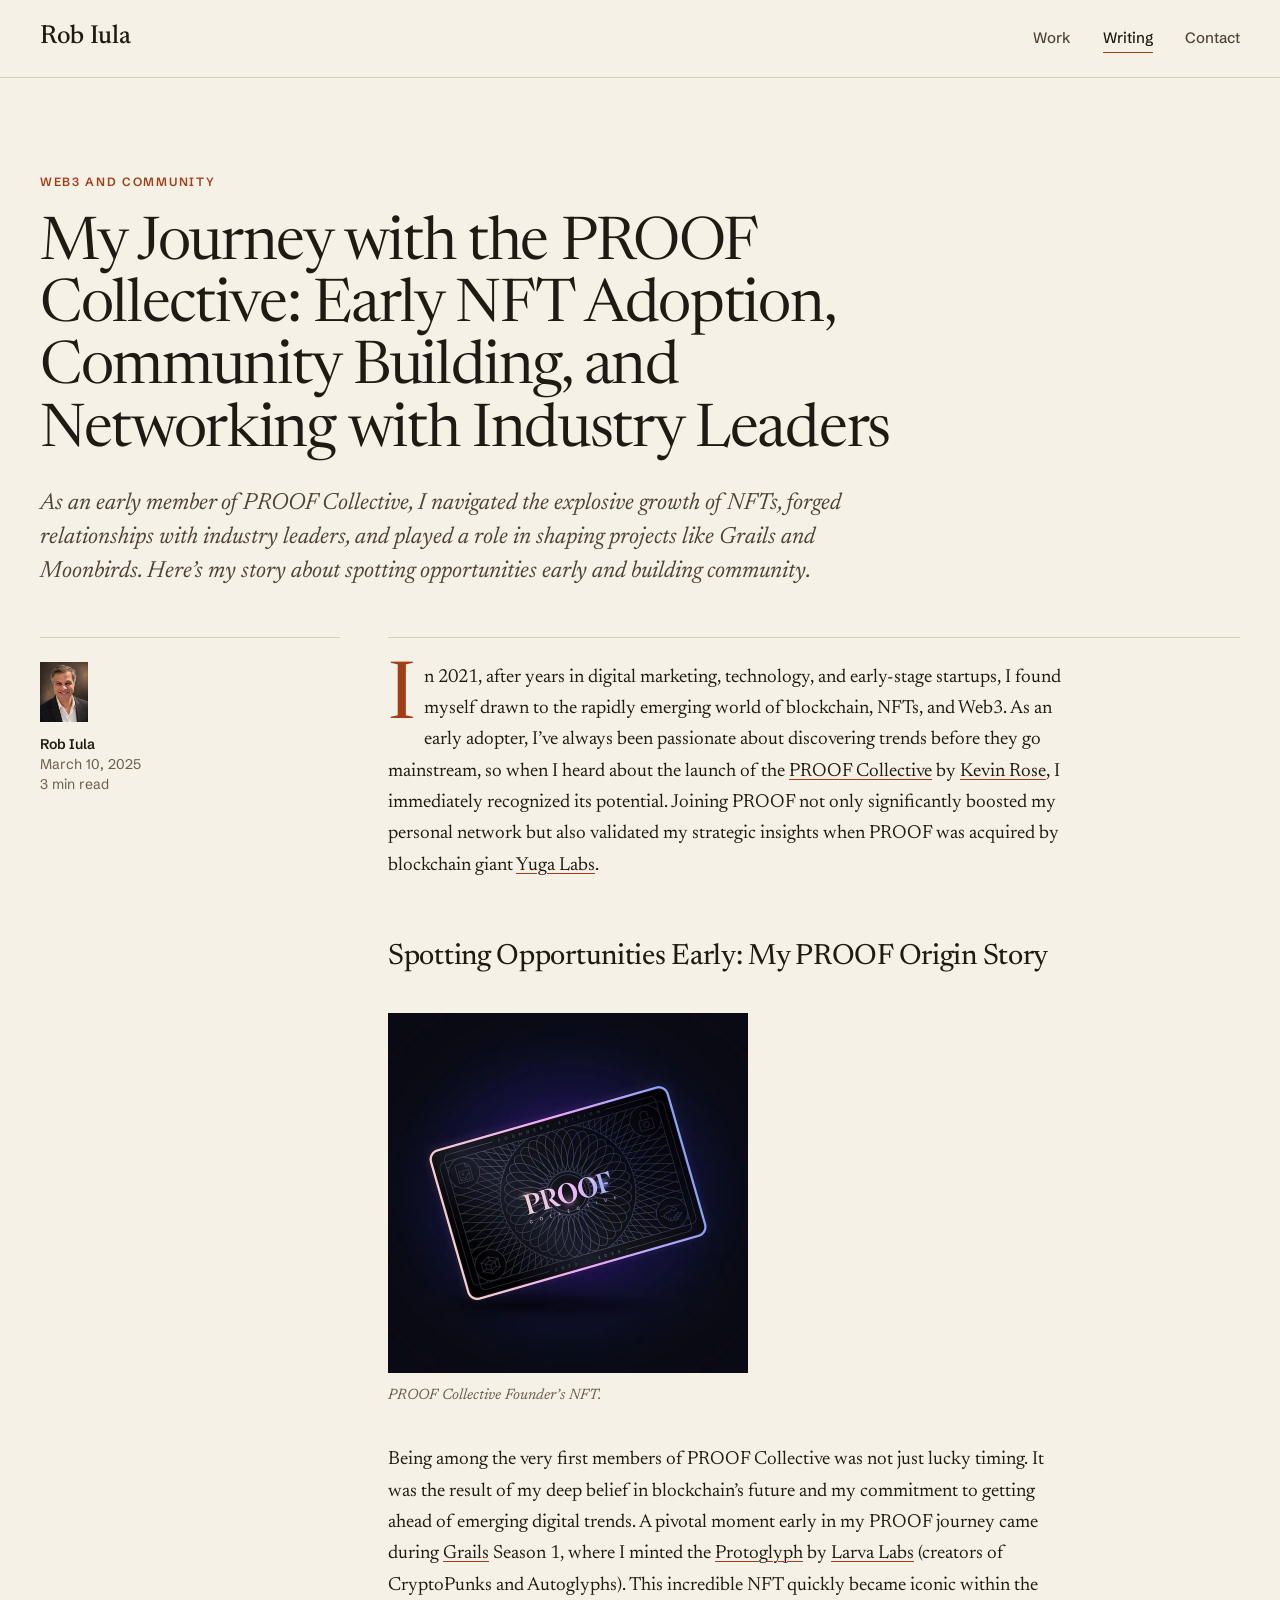
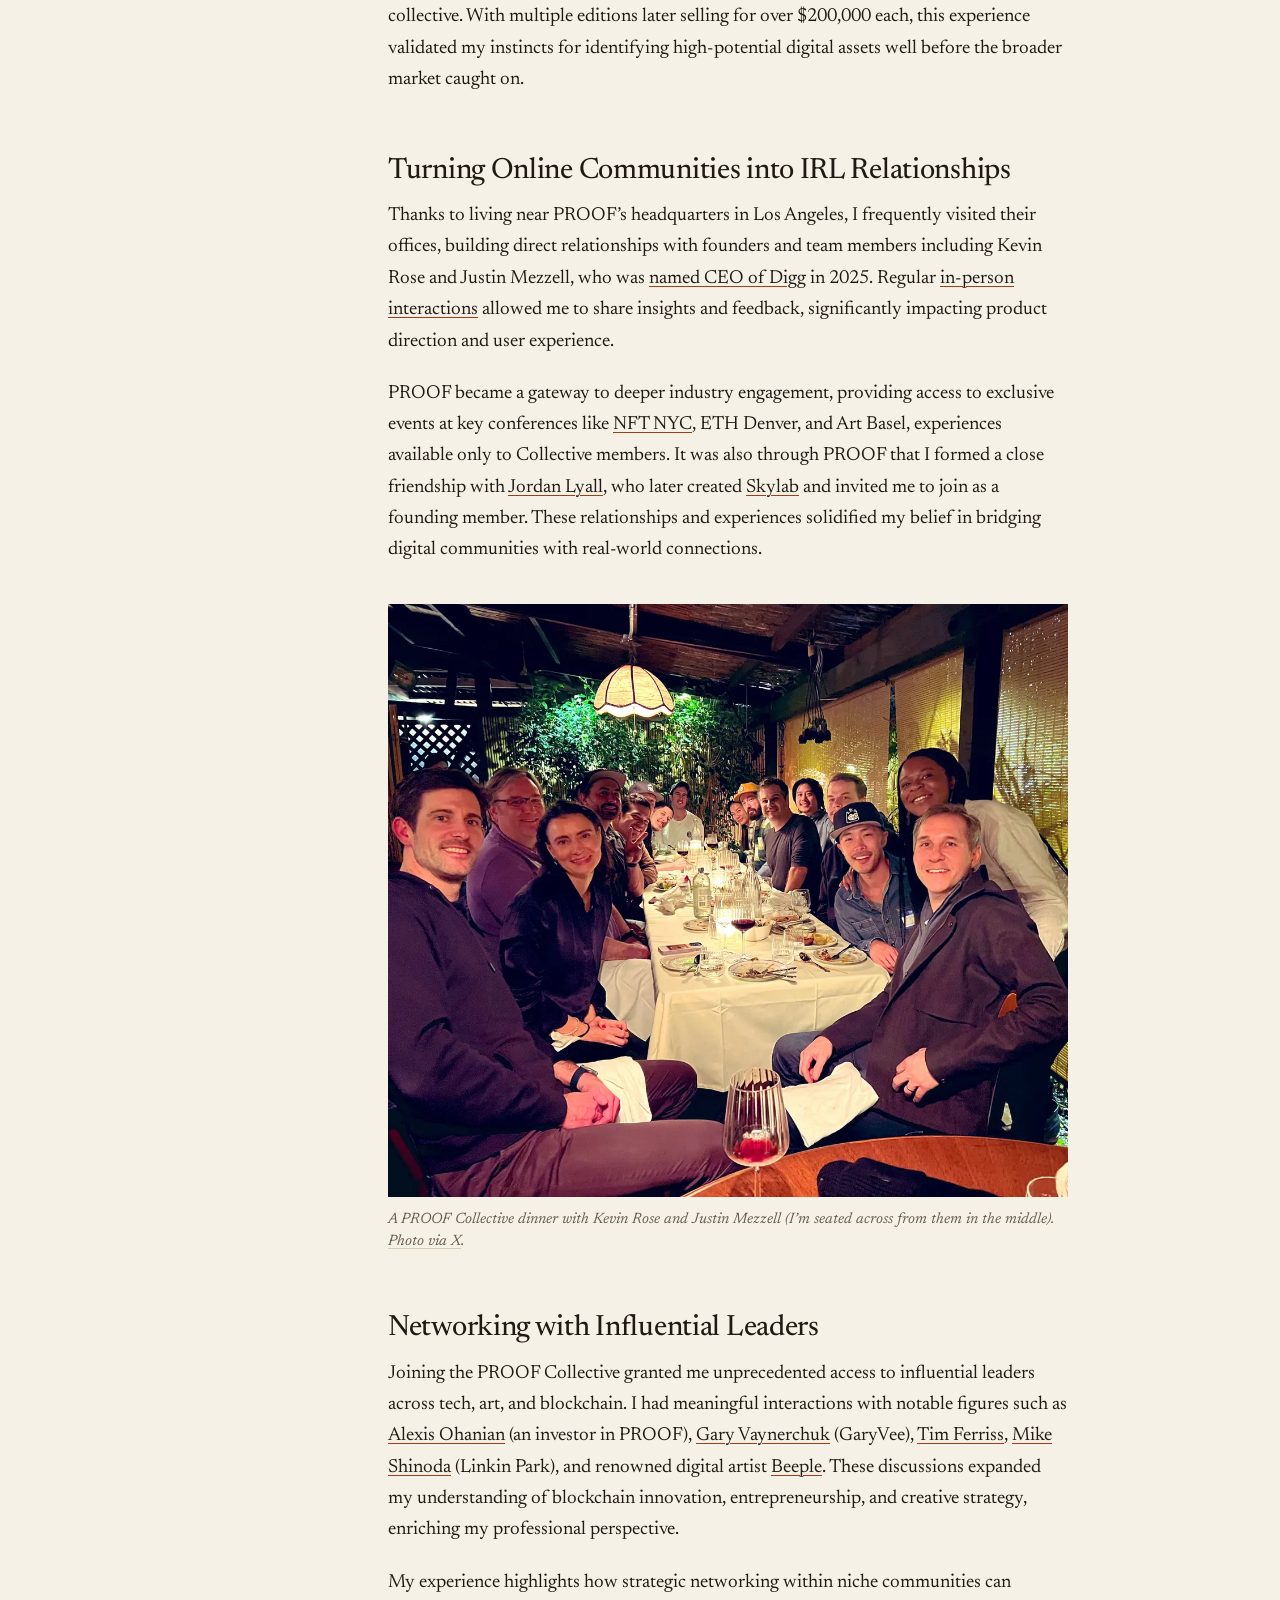
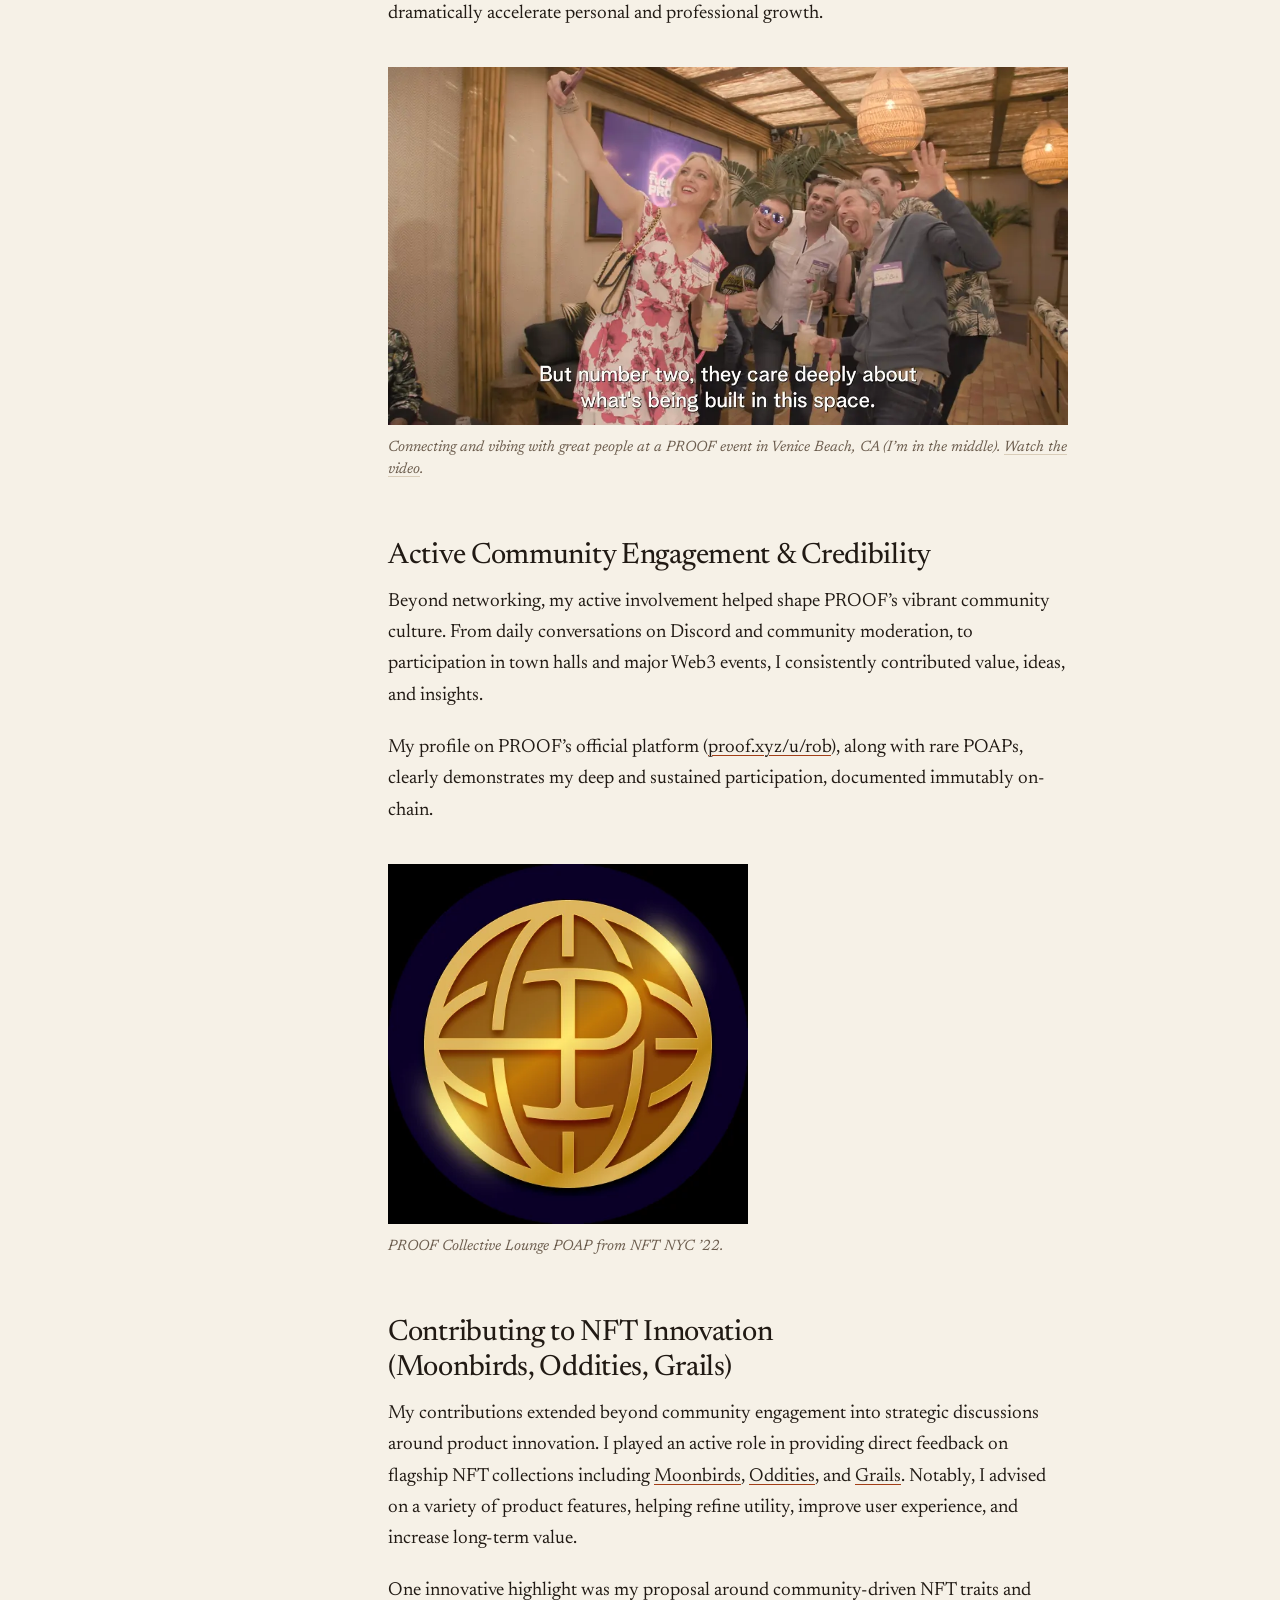
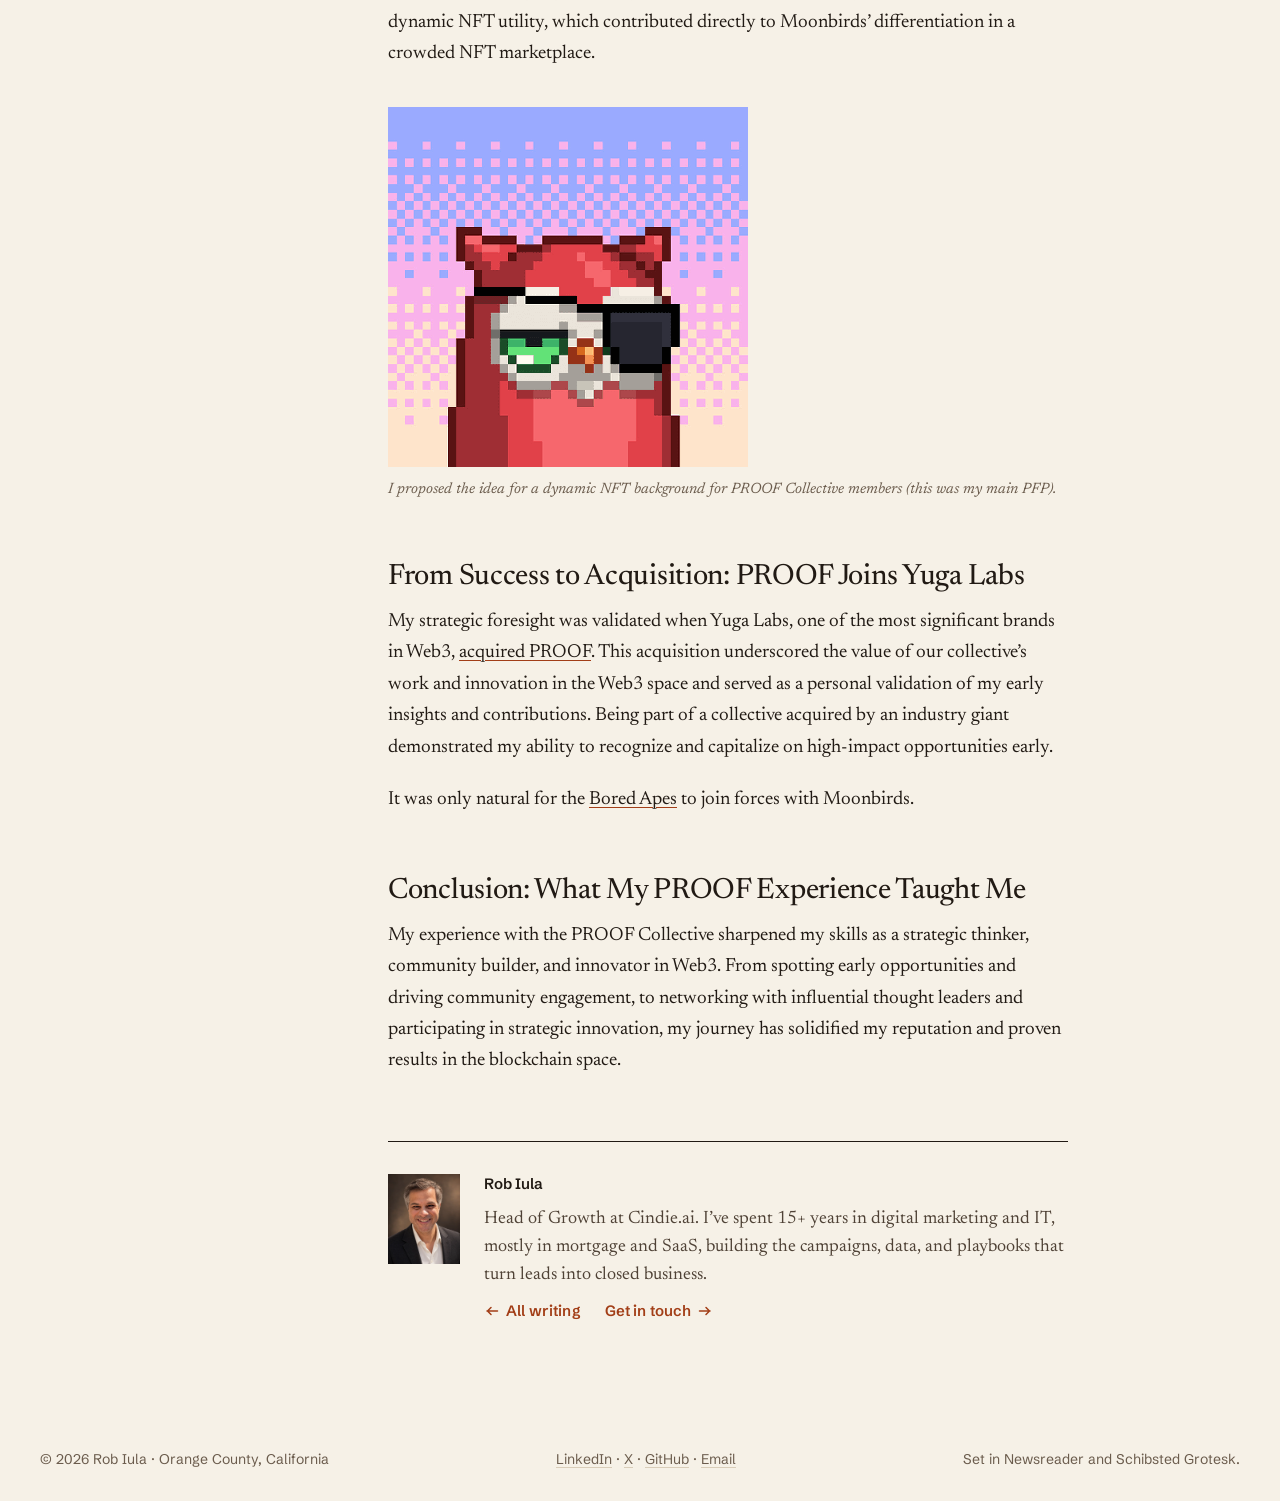
<file: articles/proof-collective.html>
<!doctype html>
<html lang="en">
<head>
<meta charset="utf-8">
<meta name="viewport" content="width=device-width, initial-scale=1, viewport-fit=cover">
<title>My Journey with the PROOF Collective: Early NFT Adoption, Community Building, and Networking with Industry Leaders · Rob Iula</title>
<meta name="description" content="As an early member of PROOF Collective, I navigated the explosive growth of NFTs, forged relationships with industry leaders, and played a role in shaping projects like Grails and Moonbirds. Here’s my story about spotting opportunities early and building community.">
<link rel="canonical" href="https://robiu.la/articles/proof-collective">
<meta name="color-scheme" content="light dark">
<meta name="theme-color" content="#f6f1e7" media="(prefers-color-scheme: light)">
<meta name="theme-color" content="#191411" media="(prefers-color-scheme: dark)">
<link rel="icon" href="/favicon.ico" sizes="32x32">
<link rel="icon" href="/favicon.svg" type="image/svg+xml">
<link rel="apple-touch-icon" href="/apple-touch-icon.png">
<link rel="preload" href="/assets/fonts/newsreader-roman.woff2" as="font" type="font/woff2" crossorigin>
<link rel="preload" href="/assets/fonts/schibsted-grotesk.woff2" as="font" type="font/woff2" crossorigin>
<link rel="stylesheet" href="/assets/site.css">
<meta property="og:site_name" content="Rob Iula">
<meta property="og:type" content="article">
<meta property="og:title" content="My Journey with the PROOF Collective: Early NFT Adoption, Community Building, and Networking with Industry Leaders · Rob Iula">
<meta property="og:description" content="As an early member of PROOF Collective, I navigated the explosive growth of NFTs, forged relationships with industry leaders, and played a role in shaping projects like Grails and Moonbirds. Here’s my story about spotting opportunities early and building community.">
<meta property="og:url" content="https://robiu.la/articles/proof-collective">
<meta property="og:image" content="https://robiu.la/assets/img/og.jpg">
<meta property="og:image:width" content="1200">
<meta property="og:image:height" content="630">
<meta property="og:image:alt" content="Rob Iula. Growth operator for mortgage and SaaS.">
<meta name="twitter:card" content="summary_large_image">
<meta name="twitter:creator" content="@deliveROBility">
<meta name="author" content="Rob Iula">
<meta property="article:published_time" content="2025-03-10">
<meta property="article:author" content="https://robiu.la/">
<script type="application/ld+json">{
 "@context": "https://schema.org",
 "@graph": [
  {
   "@type": "WebSite",
   "@id": "https://robiu.la/#website",
   "url": "https://robiu.la/",
   "name": "Rob Iula",
   "inLanguage": "en-US",
   "publisher": {
    "@id": "https://robiu.la/#person"
   }
  },
  {
   "@type": "Person",
   "@id": "https://robiu.la/#person",
   "name": "Rob Iula",
   "givenName": "Rob",
   "familyName": "Iula",
   "alternateName": "Robert Iula",
   "url": "https://robiu.la/",
   "image": {
    "@type": "ImageObject",
    "url": "https://robiu.la/assets/img/rob-iula.jpg",
    "width": 720,
    "height": 900
   },
   "description": "Rob Iula is Head of Growth at Cindie.ai. He has spent 15+ years building the campaigns, data, and CRM playbooks that get lenders and loan officers producing.",
   "jobTitle": "Head of Growth",
   "worksFor": {
    "@type": "Organization",
    "name": "Cindie",
    "alternateName": [
     "Cindie.ai",
     "CindieAI"
    ],
    "url": "https://cindie.ai",
    "sameAs": [
     "https://www.linkedin.com/company/cindieai",
     "https://www.crunchbase.com/organization/cindie-3ab2"
    ]
   },
   "homeLocation": {
    "@type": "Place",
    "name": "Orange County, California"
   },
   "knowsAbout": [
    "Growth marketing",
    "Demand generation",
    "Account-based marketing",
    "Lifecycle marketing",
    "Lead reactivation",
    "Email marketing",
    "Email deliverability",
    "CRM strategy",
    "Marketing operations",
    "Marketing attribution",
    "Mortgage technology",
    "SaaS"
   ],
   "sameAs": [
    "https://www.linkedin.com/in/riula",
    "https://github.com/skizzell",
    "https://x.com/deliveROBility",
    "https://www.crunchbase.com/person/rob-iula"
   ]
  },
  {
   "@type": "BlogPosting",
   "@id": "https://robiu.la/articles/proof-collective#article",
   "headline": "My Journey with the PROOF Collective: Early NFT Adoption, Community Building, and Networking with Industry Leaders",
   "description": "As an early member of PROOF Collective, I navigated the explosive growth of NFTs, forged relationships with industry leaders, and played a role in shaping projects like Grails and Moonbirds. Here’s my story about spotting opportunities early and building community.",
   "datePublished": "2025-03-10T00:00:00-07:00",
   "author": {
    "@type": "Person",
    "@id": "https://robiu.la/#person",
    "name": "Rob Iula",
    "url": "https://robiu.la/"
   },
   "publisher": {
    "@id": "https://robiu.la/#person"
   },
   "image": [
    "https://robiu.la/assets/img/writing/proof-founder-pass.webp",
    "https://robiu.la/assets/img/writing/proof-collective-dinner.webp",
    "https://robiu.la/assets/img/writing/proof-venice-meetup.webp",
    "https://robiu.la/assets/img/writing/proof-nft-nyc-lounge-poap.webp",
    "https://robiu.la/assets/img/writing/proof-moonbird-dynamic-background.webp",
    "https://robiu.la/assets/img/og.jpg"
   ],
   "articleSection": "Web3 and community",
   "wordCount": 684,
   "inLanguage": "en-US",
   "url": "https://robiu.la/articles/proof-collective",
   "mainEntityOfPage": {
    "@type": "WebPage",
    "@id": "https://robiu.la/articles/proof-collective"
   },
   "isPartOf": {
    "@id": "https://robiu.la/#website"
   }
  }
 ]
}</script>
</head>
<body>
<a class="skip-link" href="#main">Skip to content</a>
<header class="masthead">
  <div class="frame masthead__inner">
    <a class="wordmark" href="/">Rob Iula</a>
    <nav class="nav" aria-label="Main">
      <a href="/#work">Work</a>
      <a href="/articles/" aria-current="page">Writing</a>
      <a href="/#contact">Contact</a>
    </nav>
  </div>
</header>
<main id="main">
  <article>
    <header class="article-header">
      <div class="frame">
        <div class="article-header__inner">
          <p class="kicker">Web3 and community</p>
          <h1 class="article-title">My Journey with the PROOF Collective: Early NFT Adoption, Community Building, and Networking with Industry Leaders</h1>
          <p class="article-dek">As an early member of PROOF Collective, I navigated the explosive growth of NFTs, forged relationships with industry leaders, and played a role in shaping projects like Grails and Moonbirds. Here’s my story about spotting opportunities early and building community.</p>
        </div>
      </div>
    </header>
    <div class="frame article-grid">
      <div class="article-aside">
        <div class="byline">
          <img src="/assets/img/rob-iula.webp" width="48" height="60" alt="">
          <p><strong>Rob Iula</strong><time datetime="2025-03-10">March 10, 2025</time><br>3 min read</p>
        </div>
      </div>
      <div class="article-main">
      <div class="article-body">
        <p class="dropcap">In 2021, after years in digital marketing, technology, and early-stage startups, I found myself drawn to the rapidly emerging world of blockchain, NFTs, and Web3. As an early adopter, I’ve always been passionate about discovering trends before they go mainstream, so when I heard about the launch of the <a href="https://www.proof.xyz/" rel="noopener">PROOF Collective</a> by <a href="https://www.kevinrose.com/about" rel="noopener">Kevin Rose</a>, I immediately recognized its potential. Joining PROOF not only significantly boosted my personal network but also validated my strategic insights when PROOF was acquired by blockchain giant <a href="https://yuga.com/" rel="noopener">Yuga Labs</a>.</p>
        <h2>Spotting Opportunities Early: My PROOF Origin Story</h2>
        <figure class="article-figure article-figure--narrow"><img src="/assets/img/writing/proof-founder-pass.webp" width="720" height="720" alt="PROOF Collective Founder’s Pass NFT" loading="lazy" decoding="async"><figcaption>PROOF Collective Founder’s NFT.</figcaption></figure>
        <p>Being among the very first members of PROOF Collective was not just lucky timing. It was the result of my deep belief in blockchain’s future and my commitment to getting ahead of emerging digital trends. A pivotal moment early in my PROOF journey came during <a href="https://www.proof.xyz/grails/" rel="noopener">Grails</a> Season 1, where I minted the <a href="https://www.proof.xyz/grails/season-1/protoglyph" rel="noopener">Protoglyph</a> by <a href="https://larvalabs.com/" rel="noopener">Larva Labs</a> (creators of CryptoPunks and Autoglyphs). This incredible NFT quickly became iconic within the collective. With multiple editions later selling for over $200,000 each, this experience validated my instincts for identifying high-potential digital assets well before the broader market caught on.</p>
        <h2>Turning Online Communities into IRL Relationships</h2>
        <p>Thanks to living near PROOF’s headquarters in Los Angeles, I frequently visited their offices, building direct relationships with founders and team members including Kevin Rose and Justin Mezzell, who was <a href="https://www.hollywoodreporter.com/business/business-news/digg-reboot-social-platform-revived-kevin-rose-alexis-ohanian-1236153674/" rel="noopener">named CEO of Digg</a> in 2025. Regular <a href="https://www.youtube.com/watch?v=LQPfYobwHRc" rel="noopener">in-person interactions</a> allowed me to share insights and feedback, significantly impacting product direction and user experience.</p>
        <p>PROOF became a gateway to deeper industry engagement, providing access to exclusive events at key conferences like <a href="https://www.youtube.com/watch?v=DnP3dDgDh8o" rel="noopener">NFT NYC</a>, ETH Denver, and Art Basel, experiences available only to Collective members. It was also through PROOF that I formed a close friendship with <a href="https://www.linkedin.com/in/jordanlyall/" rel="noopener">Jordan Lyall</a>, who later created <a href="https://www.skylab.xyz/" rel="noopener">Skylab</a> and invited me to join as a founding member. These relationships and experiences solidified my belief in bridging digital communities with real-world connections.</p>
        <figure class="article-figure"><img src="/assets/img/writing/proof-collective-dinner.webp" width="1200" height="1047" alt="A PROOF Collective dinner around a long table with Kevin Rose and Justin Mezzell, with Rob Iula seated across from them" loading="lazy" decoding="async"><figcaption>A PROOF Collective dinner with Kevin Rose and Justin Mezzell (I’m seated across from them in the middle). <a href="https://x.com/akasteveyyy/status/1610850543546806275/photo/1" rel="noopener">Photo via X</a>.</figcaption></figure>
        <h2>Networking with Influential Leaders</h2>
        <p>Joining the PROOF Collective granted me unprecedented access to influential leaders across tech, art, and blockchain. I had meaningful interactions with notable figures such as <a href="https://sevensevensix.com/team/1" rel="noopener">Alexis Ohanian</a> (an investor in PROOF), <a href="https://garyvaynerchuk.com/" rel="noopener">Gary Vaynerchuk</a> (GaryVee), <a href="https://tim.blog/" rel="noopener">Tim Ferriss</a>, <a href="https://www.mikeshinoda.com/" rel="noopener">Mike Shinoda</a> (Linkin Park), and renowned digital artist <a href="https://www.beeple-crap.com/" rel="noopener">Beeple</a>. These discussions expanded my understanding of blockchain innovation, entrepreneurship, and creative strategy, enriching my professional perspective.</p>
        <p>My experience highlights how strategic networking within niche communities can dramatically accelerate personal and professional growth.</p>
        <figure class="article-figure"><img src="/assets/img/writing/proof-venice-meetup.webp" width="1200" height="632" alt="Rob Iula with other PROOF Collective members at a meetup in Venice Beach, California" loading="lazy" decoding="async"><figcaption>Connecting and vibing with great people at a PROOF event in Venice Beach, CA (I’m in the middle). <a href="https://www.youtube.com/watch?v=LQPfYobwHRc" rel="noopener">Watch the video</a>.</figcaption></figure>
        <h2>Active Community Engagement &amp; Credibility</h2>
        <p>Beyond networking, my active involvement helped shape PROOF’s vibrant community culture. From daily conversations on Discord and community moderation, to participation in town halls and major Web3 events, I consistently contributed value, ideas, and insights.</p>
        <p>My profile on PROOF’s official platform (<a href="https://www.proof.xyz/u/rob" rel="noopener">proof.xyz/u/rob</a>), along with rare POAPs, clearly demonstrates my deep and sustained participation, documented immutably on-chain.</p>
        <figure class="article-figure article-figure--narrow"><img src="/assets/img/writing/proof-nft-nyc-lounge-poap.webp" width="500" height="500" alt="PROOF Collective Lounge POAP from NFT NYC 2022" loading="lazy" decoding="async"><figcaption>PROOF Collective Lounge POAP from NFT NYC ’22.</figcaption></figure>
        <h2>Contributing to NFT Innovation (Moonbirds, Oddities, Grails)</h2>
        <p>My contributions extended beyond community engagement into strategic discussions around product innovation. I played an active role in providing direct feedback on flagship NFT collections including <a href="https://hypebeast.com/2022/4/moonbirds-nft-soar-200m-usd-sales-debut" rel="noopener">Moonbirds</a>, <a href="https://www.proof.xyz/oddities" rel="noopener">Oddities</a>, and <a href="https://nftnow.com/guides/a-complete-guide-to-proof-collectives-elite-web3-world/" rel="noopener">Grails</a>. Notably, I advised on a variety of product features, helping refine utility, improve user experience, and increase long-term value.</p>
        <p>One innovative highlight was my proposal around community-driven NFT traits and dynamic NFT utility, which contributed directly to Moonbirds’ differentiation in a crowded NFT marketplace.</p>
        <figure class="article-figure article-figure--narrow article-figure--pixel"><img src="/assets/img/writing/proof-moonbird-dynamic-background.webp" width="500" height="500" alt="Rob Iula’s Moonbird NFT on the dynamic PROOF Collective background" loading="lazy" decoding="async"><figcaption>I proposed the idea for a dynamic NFT background for PROOF Collective members (this was my main PFP).</figcaption></figure>
        <h2>From Success to Acquisition: PROOF Joins Yuga Labs</h2>
        <p>My strategic foresight was validated when Yuga Labs, one of the most significant brands in Web3, <a href="https://venturebeat.com/games/yuga-labs-acquires-proof-web3-digital-art-platform/" rel="noopener">acquired PROOF</a>. This acquisition underscored the value of our collective’s work and innovation in the Web3 space and served as a personal validation of my early insights and contributions. Being part of a collective acquired by an industry giant demonstrated my ability to recognize and capitalize on high-impact opportunities early.</p>
        <p>It was only natural for the <a href="https://boredapeyachtclub.com/" rel="noopener">Bored Apes</a> to join forces with Moonbirds.</p>
        <h2>Conclusion: What My PROOF Experience Taught Me</h2>
        <p>My experience with the PROOF Collective sharpened my skills as a strategic thinker, community builder, and innovator in Web3. From spotting early opportunities and driving community engagement, to networking with influential thought leaders and participating in strategic innovation, my journey has solidified my reputation and proven results in the blockchain space.</p>
      </div>
      <aside class="author-box" aria-label="About the author">
        <img src="/assets/img/rob-iula.webp" width="72" height="90" alt="">
        <div class="author-box__text">
          <p class="author-box__name">Rob Iula</p>
          <p>Head of Growth at Cindie.ai. I&rsquo;ve spent 15+ years in digital marketing and IT, mostly in mortgage and SaaS, building the campaigns, data, and playbooks that turn leads into closed business.</p>
          <p class="author-box__links">
            <a class="text-link" href="/articles/"><svg class="icon icon--back" viewBox="0 0 16 16" aria-hidden="true" focusable="false"><path d="M13.5 8H3M7 4.5 3.5 8 7 11.5" fill="none" stroke="currentColor" stroke-width="1.5" stroke-linecap="round" stroke-linejoin="round"/></svg> All writing</a>
            <a class="text-link" href="/#contact">Get in touch <svg class="icon icon--next" viewBox="0 0 16 16" aria-hidden="true" focusable="false"><path d="M2.5 8h10.5M9 4.5 12.5 8 9 11.5" fill="none" stroke="currentColor" stroke-width="1.5" stroke-linecap="round" stroke-linejoin="round"/></svg></a>
          </p>
        </div>
      </aside>
      </div>
    </div>
  </article>
</main>
<footer class="footer">
  <div class="frame footer__inner">
    <p>&copy; 2026 Rob Iula &middot; Orange County, California</p>
    <p><a href="https://www.linkedin.com/in/riula" rel="me noopener">LinkedIn</a> &middot; <a href="https://x.com/deliveROBility" rel="me noopener">X</a> &middot; <a href="https://github.com/skizzell" rel="me noopener">GitHub</a> &middot; <a href="mailto:robert.iula@gmail.com">Email</a></p>
    <p>Set in Newsreader and Schibsted Grotesk.</p>
  </div>
</footer>
</body>
</html>
</file>
<file: assets/site.css>
/* robiu.la · generated from tokens.json, base.css and components.css */
@font-face {
  font-family: "Newsreader";
  src: url("/assets/fonts/newsreader-roman.woff2") format("woff2");
  font-weight: 200 800;
  font-style: normal;
  font-display: swap;
}
@font-face {
  font-family: "Newsreader";
  src: url("/assets/fonts/newsreader-italic.woff2") format("woff2");
  font-weight: 200 800;
  font-style: italic;
  font-display: swap;
}
@font-face {
  font-family: "Schibsted Grotesk";
  src: url("/assets/fonts/schibsted-grotesk.woff2") format("woff2");
  font-weight: 400 900;
  font-style: normal;
  font-display: swap;
}
:root {
  --paper: #f6f1e7;
  --paper-raised: #fbf8f2;
  --paper-deep: #ece3d4;
  --ink: #211a14;
  --ink-soft: #4f4236;
  --ink-muted: #6b5c4d;
  --rule: #d9cdb9;
  --rust: #a23e17;
  --rust-strong: #7e2e10;
  --rust-soft: #f1dcc8;
  --on-rust: #fff8f0;
  --inverse: #211a14;
  --on-inverse: #f2eadf;
  --on-inverse-muted: #b8a996;
  --rust-on-inverse: #ef9a6e;
  --shadow-card: 0 1px 0 #211a1414, 0 18px 40px -18px #211a1459;
  --focus-ring: 0 0 0 2px #f6f1e7, 0 0 0 4px #a23e17;
  --space-1: 4px;
  --space-2: 8px;
  --space-3: 12px;
  --space-4: 16px;
  --space-5: 24px;
  --space-6: 32px;
  --space-7: 48px;
  --space-8: 64px;
  --space-9: 96px;
  --space-10: 144px;
  --radius-none: 0;
  --radius-sm: 3px;
  --radius-full: 9999px;
  --page: 1200px;
  --measure: 680px;
  --gutter: 32px;
  --label-column: 25%;
  --font-serif: "Newsreader", Georgia, "Times New Roman", serif;
  --font-sans: "Schibsted Grotesk", ui-sans-serif, system-ui, -apple-system, "Segoe UI", sans-serif;
  color-scheme: light;
}
@media (prefers-color-scheme: dark) {
  :root:not([data-theme="light"]) {
    --paper: #191411;
    --paper-raised: #221c17;
    --paper-deep: #2a231d;
    --ink: #f2eadf;
    --ink-soft: #d2c4b3;
    --ink-muted: #ab9b88;
    --rule: #3d342b;
    --rust: #e58b5d;
    --rust-strong: #f3a983;
    --rust-soft: #3e2518;
    --on-rust: #191411;
    --inverse: #0f0c0a;
    --on-inverse-muted: #a89884;
    --rust-on-inverse: #e58b5d;
    --shadow-card: 0 18px 40px -18px #000000cc;
    --focus-ring: 0 0 0 2px #191411, 0 0 0 4px #e58b5d;
    color-scheme: dark;
  }
}
:root[data-theme="dark"] {
  --paper: #191411;
  --paper-raised: #221c17;
  --paper-deep: #2a231d;
  --ink: #f2eadf;
  --ink-soft: #d2c4b3;
  --ink-muted: #ab9b88;
  --rule: #3d342b;
  --rust: #e58b5d;
  --rust-strong: #f3a983;
  --rust-soft: #3e2518;
  --on-rust: #191411;
  --inverse: #0f0c0a;
  --on-inverse-muted: #a89884;
  --rust-on-inverse: #e58b5d;
  --shadow-card: 0 18px 40px -18px #000000cc;
  --focus-ring: 0 0 0 2px #191411, 0 0 0 4px #e58b5d;
  color-scheme: dark;
}
/* Rob Iula · base
   Layout: one 1200px page frame. Each section is a narrow label column (the kicker) beside a wide reading column. */

*, *::before, *::after { box-sizing: border-box; }
html { -webkit-text-size-adjust: 100%; text-size-adjust: 100%; scroll-behavior: smooth; }
@media (prefers-reduced-motion: reduce) { html { scroll-behavior: auto; } }
body {
  margin: 0;
  background: var(--paper);
  color: var(--ink);
  font-family: var(--font-serif);
  font-size: 19px;
  line-height: 1.65;
  font-optical-sizing: auto;
  font-kerning: normal;
  -webkit-font-smoothing: antialiased;
  -moz-osx-font-smoothing: grayscale;
}
img { max-width: 100%; height: auto; display: block; }
h1, h2, h3, h4, p, ul, ol, figure, blockquote, dl, dd { margin: 0; }
ul, ol { padding: 0; }
a { color: inherit; }
::selection { background: var(--rust-soft); color: var(--ink); }
:focus-visible { outline: 2px solid var(--rust); outline-offset: 3px; }

.frame {
  width: 100%;
  max-width: calc(var(--page) + 2 * var(--gutter));
  margin-inline: auto;
  padding-inline: var(--gutter);
}
@media (max-width: 720px) { :root { --gutter: 24px; } body { font-size: 18px; } }
@media (max-width: 400px) { :root { --gutter: 16px; } }

.skip-link {
  position: absolute;
  left: var(--gutter);
  top: -200px;
  z-index: 10;
  padding: var(--space-2) var(--space-4);
  background: var(--ink);
  color: var(--paper);
  font: 600 15px/20px var(--font-sans);
  text-decoration: none;
}
.skip-link:focus { top: var(--space-4); }

.visually-hidden {
  position: absolute !important;
  width: 1px; height: 1px;
  overflow: hidden;
  clip: rect(0 0 0 0);
  clip-path: inset(50%);
  white-space: nowrap;
}
/* Rob Iula · components
   Shared by robiu.la and the design system previews. Every color, space and radius comes from a token. */

/* ---------- Kicker: the uppercase section label ---------- */
.kicker {
  font: 600 12px/16px var(--font-sans);
  letter-spacing: 0.14em;
  text-transform: uppercase;
  color: var(--rust);
}

/* ---------- Masthead ---------- */
.masthead { border-bottom: 1px solid var(--rule); }
.masthead__inner {
  display: flex;
  flex-wrap: wrap;
  align-items: baseline;
  justify-content: space-between;
  gap: var(--space-3) var(--space-5);
  padding-block: var(--space-5);
}
.wordmark {
  font-family: var(--font-serif);
  font-size: 26px;
  line-height: 1;
  font-weight: 500;
  letter-spacing: -0.012em;
  color: var(--ink);
  text-decoration: none;
}
.nav { display: flex; gap: var(--space-6); font: 500 15px/20px var(--font-sans); }
.nav a {
  color: var(--ink-soft);
  text-decoration: none;
  padding-block: var(--space-1);
  border-bottom: 1px solid transparent;
  transition: color 0.15s ease, border-color 0.15s ease;
}
.nav a:hover { color: var(--ink); border-bottom-color: var(--ink-muted); }
.nav a[aria-current="page"] { color: var(--ink); border-bottom-color: var(--rust); }
@media (max-width: 480px) {
  .wordmark { font-size: 22px; }
  .nav { gap: var(--space-4); font-size: 14px; }
}

/* ---------- Buttons and links ---------- */
.btn {
  display: inline-flex;
  align-items: center;
  gap: var(--space-2);
  min-height: 44px;
  padding: 0 var(--space-5);
  border: 1px solid var(--ink);
  border-radius: var(--radius-sm);
  background: transparent;
  color: var(--ink);
  font: 600 15px/20px var(--font-sans);
  letter-spacing: 0.01em;
  text-decoration: none;
  cursor: pointer;
  transition: background-color 0.15s ease, color 0.15s ease, border-color 0.15s ease;
}
.btn:hover { background: var(--ink); color: var(--paper); }
.btn--primary { background: var(--rust); border-color: var(--rust); color: var(--on-rust); }
.btn--primary:hover { background: var(--rust-strong); border-color: var(--rust-strong); color: var(--on-rust); }
.btn:focus-visible { outline: none; box-shadow: var(--focus-ring); }

.text-link {
  display: inline-flex;
  align-items: center;
  gap: 6px;
  font: 600 15px/20px var(--font-sans);
  letter-spacing: 0.01em;
  color: var(--rust);
  text-decoration: none;
}
.text-link:hover { color: var(--rust-strong); }
.icon { width: 16px; height: 16px; flex: none; }
.text-link .icon, .btn .icon { transition: transform 0.15s ease; }
.text-link:hover .icon--next, .btn:hover .icon--next { transform: translateX(3px); }
.text-link:hover .icon--out, .btn:hover .icon--out { transform: translate(2px, -2px); }

.prose a, .lede a, .hero__lede a, .article-body a {
  color: inherit;
  text-decoration-line: underline;
  text-decoration-color: var(--rust);
  text-decoration-thickness: 1px;
  text-underline-offset: 0.18em;
  transition: color 0.15s ease;
}
.prose a:hover, .lede a:hover, .hero__lede a:hover, .article-body a:hover { color: var(--rust-strong); }

/* ---------- Hero ---------- */
.hero { padding-block: var(--space-9) var(--space-8); }
.hero__grid {
  display: grid;
  grid-template-columns: minmax(0, 7fr) minmax(0, 4fr);
  gap: var(--space-7) var(--space-8);
  align-items: end;
}
.hero__text { min-width: 0; display: flex; flex-direction: column; gap: var(--space-6); }
.hero__title {
  font-family: var(--font-serif);
  font-weight: 360;
  font-size: clamp(44px, 5.2vw + 20px, 88px);
  line-height: 0.98;
  letter-spacing: -0.025em;
  text-wrap: balance;
}
.hero__title em { font-style: italic; font-weight: 340; }
.hero__lede {
  font-size: clamp(20px, 0.5vw + 17px, 23px);
  line-height: 1.5;
  color: var(--ink-soft);
  max-width: 33em;
}
.hero__actions { display: flex; flex-wrap: wrap; align-items: center; gap: var(--space-4) var(--space-6); }

.portrait { min-width: 0; display: flex; flex-direction: column; gap: var(--space-3); }
.portrait img {
  width: 100%;
  aspect-ratio: 4 / 5;
  object-fit: cover;
  background: var(--paper-deep);
}
.portrait figcaption { font-style: italic; font-size: 15px; line-height: 1.45; color: var(--ink-muted); }
@media (max-width: 900px) {
  .hero { padding-block: var(--space-8) var(--space-7); }
  .hero__grid { grid-template-columns: 1fr; }
  .portrait { max-width: 340px; }
}

/* ---------- Facts strip ---------- */
.facts { background: var(--paper-deep); }
.facts__list {
  list-style: none;
  display: grid;
  grid-template-columns: repeat(3, minmax(0, 1fr));
  gap: var(--space-5) var(--space-7);
  padding-block: var(--space-7);
}
.fact { display: flex; flex-direction: column; gap: var(--space-2); min-width: 0; }
.fact__figure {
  font-family: var(--font-serif);
  font-weight: 340;
  font-size: clamp(44px, 2.4vw + 26px, 60px);
  line-height: 1;
  letter-spacing: -0.03em;
  font-variant-numeric: lining-nums tabular-nums;
}
.fact__label { font: 400 14px/20px var(--font-sans); color: var(--ink-muted); max-width: 26ch; }
@media (max-width: 720px) {
  .facts__list { grid-template-columns: max-content minmax(0, 1fr); align-items: baseline; gap: var(--space-5) var(--space-5); padding-block: var(--space-6); }
  .fact { display: contents; }
  .fact__figure { font-size: 44px; }
}

/* ---------- Sections ---------- */
.section { padding-block: var(--space-9); }
.section + .section { border-top: 1px solid var(--rule); }
.section__grid {
  display: grid;
  grid-template-columns: minmax(0, var(--label-column)) minmax(0, 1fr);
  gap: var(--space-4) var(--space-7);
}
.section__label { min-width: 0; padding-top: 12px; }
.section__label .kicker { position: sticky; top: var(--space-6); }
.section__body { min-width: 0; display: flex; flex-direction: column; gap: var(--space-6); }
.headline {
  font-family: var(--font-serif);
  font-weight: 380;
  font-size: clamp(32px, 2.2vw + 20px, 48px);
  line-height: 1.08;
  letter-spacing: -0.018em;
  text-wrap: balance;
  max-width: 18em;
}
.lede { font-size: clamp(20px, 0.5vw + 17px, 23px); line-height: 1.5; color: var(--ink-soft); max-width: var(--measure); }
.prose { max-width: var(--measure); }
.prose > * + * { margin-top: 1em; }
@media (max-width: 900px) {
  .section { padding-block: var(--space-8); }
  .section__grid { grid-template-columns: 1fr; }
  .section__label { padding-top: 0; }
  .section__label .kicker { position: static; }
}

/* ---------- Status: the current-role line ---------- */
.status { display: inline-flex; align-items: center; gap: var(--space-2); font: 400 14px/20px var(--font-sans); color: var(--ink-muted); }
.status::before { content: ""; width: 8px; height: 8px; border-radius: var(--radius-full); background: var(--rust); flex: none; }

/* ---------- Focus list: what I do ---------- */
.focus-list { list-style: none; display: grid; grid-template-columns: repeat(2, minmax(0, 1fr)); column-gap: var(--space-7); }
.focus-item { display: flex; flex-direction: column; gap: var(--space-1); padding-block: var(--space-5); border-top: 1px solid var(--rule); min-width: 0; }
.focus-item__title { font-family: var(--font-serif); font-size: 24px; line-height: 1.25; font-weight: 450; letter-spacing: -0.01em; }
.focus-item__text { font-size: 18px; line-height: 1.55; color: var(--ink-soft); }
@media (max-width: 640px) { .focus-list { grid-template-columns: 1fr; } }

/* ---------- Track record ---------- */
.record { list-style: none; border-top: 1px solid var(--ink); }
.record-row {
  display: grid;
  grid-template-columns: minmax(0, 2fr) minmax(0, 3fr);
  gap: var(--space-3) var(--space-7);
  padding-block: var(--space-6);
  border-bottom: 1px solid var(--rule);
}
.record-row__name { font-family: var(--font-serif); font-size: 28px; line-height: 1.2; font-weight: 450; letter-spacing: -0.01em; }
.record-row__role { margin-top: var(--space-1); font: 400 14px/20px var(--font-sans); color: var(--ink-muted); }
.record-row__text { min-width: 0; color: var(--ink-soft); }
@media (max-width: 720px) { .record-row { grid-template-columns: 1fr; } }

/* ---------- Pull quote ---------- */
.pullquote {
  font-family: var(--font-serif);
  font-style: italic;
  font-weight: 380;
  font-size: clamp(36px, 3.2vw + 18px, 58px);
  line-height: 1.08;
  letter-spacing: -0.02em;
  text-wrap: balance;
}
.pullquote__mark { color: var(--rust); }

/* ---------- Article card ---------- */
.article-card {
  display: flex;
  flex-direction: column;
  gap: var(--space-4);
  max-width: 820px;
  padding: var(--space-6);
  background: var(--paper-raised);
  border: 1px solid var(--rule);
  color: inherit;
  text-decoration: none;
  transition: border-color 0.15s ease;
}
.article-card:hover { border-color: var(--ink-muted); }
.article-card:focus-visible { outline-offset: 4px; }
.meta-line { display: flex; flex-wrap: wrap; gap: var(--space-1) var(--space-2); font: 400 14px/20px var(--font-sans); color: var(--ink-muted); }
.meta-line > * + *::before { content: "·"; margin-right: var(--space-2); }
.article-card__title { font-family: var(--font-serif); font-size: clamp(24px, 1vw + 19px, 32px); line-height: 1.18; font-weight: 450; letter-spacing: -0.012em; text-wrap: balance; }
.article-card__dek { font-size: 18px; line-height: 1.55; color: var(--ink-soft); max-width: 60ch; }
.article-card .text-link { margin-top: var(--space-1); }
.article-card:hover .text-link { color: var(--rust-strong); }
.article-card:hover .icon--next { transform: translateX(3px); }
@media (max-width: 480px) { .article-card { padding: var(--space-5); } }
.article-cards { display: flex; flex-direction: column; gap: var(--space-5); }

/* ---------- Contact block (inverted) ---------- */
.contact { background: var(--inverse); color: var(--on-inverse); padding-block: var(--space-9); }
.contact .kicker { color: var(--rust-on-inverse); }
.contact :focus-visible { outline-color: var(--rust-on-inverse); }
.contact__grid { display: grid; grid-template-columns: minmax(0, 5fr) minmax(0, 6fr); gap: var(--space-7) var(--space-8); align-items: center; }
.contact__text { min-width: 0; display: flex; flex-direction: column; gap: var(--space-5); }
.contact__title {
  font-family: var(--font-serif);
  font-weight: 360;
  font-size: clamp(44px, 3.6vw + 22px, 76px);
  line-height: 1;
  letter-spacing: -0.025em;
  text-wrap: balance;
}
.contact__lede { font-size: 20px; line-height: 1.55; max-width: 30em; }
.contact__social { display: flex; flex-wrap: wrap; gap: var(--space-3) var(--space-6); }
.contact__social .text-link { color: var(--rust-on-inverse); }
.contact__social .text-link:hover { color: var(--on-inverse); }
@media (max-width: 900px) {
  .contact { padding-block: var(--space-8); }
  .contact__grid { grid-template-columns: 1fr; }
}

/* ---------- Email card ---------- */
.email-card { min-width: 0; background: var(--paper-raised); color: var(--ink); box-shadow: var(--shadow-card); font-family: var(--font-sans); }
.email-card__bar {
  display: flex;
  justify-content: space-between;
  gap: var(--space-4);
  padding: var(--space-3) var(--space-5);
  border-bottom: 1px solid var(--rule);
  font: 600 13px/18px var(--font-sans);
  color: var(--ink-muted);
}
.email-card__fields { margin: 0; }
.email-field {
  display: grid;
  grid-template-columns: 5em minmax(0, 1fr);
  gap: var(--space-4);
  align-items: baseline;
  padding: var(--space-3) var(--space-5);
  border-bottom: 1px solid var(--rule);
  font-size: 15px;
  line-height: 22px;
}
.email-field dt { color: var(--ink-muted); }
.email-field dd { min-width: 0; overflow-wrap: anywhere; }
.email-field__address { font-weight: 600; user-select: all; -webkit-user-select: all; }
.email-card__body { padding: var(--space-5); min-height: 104px; font-family: var(--font-serif); font-style: italic; font-size: 18px; line-height: 1.5; color: var(--ink-muted); }
.email-card__actions { display: flex; flex-wrap: wrap; align-items: center; gap: var(--space-3); padding: 0 var(--space-5) var(--space-5); }
.email-card__note { font: 400 14px/20px var(--font-sans); color: var(--ink-muted); }
@media (max-width: 480px) {
  .email-field { grid-template-columns: 1fr; gap: 0; }
}

/* ---------- Footer ---------- */
.footer { padding-block: var(--space-6); font: 400 14px/20px var(--font-sans); color: var(--ink-muted); }
.footer__inner { display: flex; flex-wrap: wrap; justify-content: space-between; gap: var(--space-2) var(--space-6); }
.footer a { color: inherit; text-decoration-color: var(--rule); text-underline-offset: 0.2em; }
.footer a:hover { color: var(--ink); }

/* ---------- Article page ---------- */
.article-header { padding-block: var(--space-9) var(--space-7); }
.article-header__inner { max-width: 880px; display: flex; flex-direction: column; gap: var(--space-5); }
.article-title {
  font-family: var(--font-serif);
  font-weight: 380;
  font-size: clamp(36px, 2.8vw + 24px, 60px);
  line-height: 1.04;
  letter-spacing: -0.022em;
  text-wrap: balance;
}
.article-dek { font-style: italic; font-size: clamp(20px, 0.5vw + 17px, 24px); line-height: 1.45; color: var(--ink-soft); max-width: 38em; }
.article-grid {
  display: grid;
  grid-template-columns: minmax(0, var(--label-column)) minmax(0, 1fr);
  gap: var(--space-5) var(--space-7);
}
.article-aside { min-width: 0; }
.byline {
  position: sticky;
  top: var(--space-6);
  display: flex;
  flex-direction: column;
  align-items: flex-start;
  gap: var(--space-3);
  padding-top: var(--space-5);
  border-top: 1px solid var(--rule);
  font: 400 14px/20px var(--font-sans);
  color: var(--ink-muted);
}
.byline img { width: 48px; height: 60px; object-fit: cover; }
.byline strong { display: block; color: var(--ink); font-weight: 600; }
.article-main { min-width: 0; padding-top: var(--space-5); border-top: 1px solid var(--rule); }
@media (max-width: 900px) {
  .article-grid { grid-template-columns: 1fr; row-gap: 0; }
  .byline { position: static; flex-direction: row; align-items: center; gap: var(--space-4); padding-block: var(--space-4); }
  .article-main { border-top: 0; padding-top: var(--space-4); }
}
.article-body { max-width: var(--measure); padding-bottom: var(--space-8); }
.article-body > * + * { margin-top: 1.1em; }
.article-body h2 {
  margin-top: 2em;
  font-size: clamp(24px, 0.8vw + 19px, 30px);
  line-height: 1.2;
  font-weight: 450;
  letter-spacing: -0.01em;
  text-wrap: balance;
}
.article-body h2 + p { margin-top: 0.6em; }
.article-body ul { list-style: none; display: grid; gap: 0.7em; }
.article-body li { position: relative; padding-left: 1.4em; }
.article-body li::before { content: ""; position: absolute; left: 0.2em; top: 0.7em; width: 6px; height: 6px; background: var(--rust); }
.article-body strong { font-weight: 600; }
.article-body > .article-figure { margin-block: 2em; }
.article-figure img { display: block; width: 100%; height: auto; background: var(--paper-deep); }
.article-figure--narrow img { max-width: 360px; }
.article-figure--pixel img { image-rendering: pixelated; }
.article-figure figcaption { margin-top: var(--space-3); font-style: italic; font-size: 15px; line-height: 1.45; color: var(--ink-muted); }
.article-figure figcaption a { text-decoration-color: var(--rule); }
.dropcap::first-letter {
  float: left;
  font-size: 4.15em;
  line-height: 0.8;
  font-weight: 400;
  padding: 0.08em 0.1em 0 0;
  color: var(--rust);
}
.author-box {
  max-width: var(--measure);
  display: grid;
  grid-template-columns: 72px minmax(0, 1fr);
  gap: var(--space-5);
  padding-block: var(--space-6) var(--space-9);
  border-top: 1px solid var(--ink);
}
.author-box img { width: 72px; height: 90px; object-fit: cover; }
.author-box__text { display: flex; flex-direction: column; gap: var(--space-3); font-size: 18px; line-height: 1.55; color: var(--ink-soft); }
.author-box__name { font: 600 15px/20px var(--font-sans); color: var(--ink); }
.author-box__links { display: flex; flex-wrap: wrap; gap: var(--space-2) var(--space-5); }

/* ---------- Writing index ---------- */
.post-list { list-style: none; max-width: 960px; border-top: 1px solid var(--ink); }
.post-row {
  display: grid;
  grid-template-columns: 11em minmax(0, 1fr);
  gap: var(--space-2) var(--space-7);
  padding-block: var(--space-6);
  border-bottom: 1px solid var(--rule);
  color: inherit;
  text-decoration: none;
}
.post-row__date { padding-top: 6px; font: 400 14px/20px var(--font-sans); color: var(--ink-muted); }
.post-row__main { min-width: 0; display: flex; flex-direction: column; gap: var(--space-3); }
.post-row__title { font-family: var(--font-serif); font-size: clamp(24px, 1vw + 19px, 30px); line-height: 1.2; font-weight: 450; letter-spacing: -0.01em; text-wrap: balance; transition: color 0.15s ease; }
.post-row__dek { font-size: 18px; line-height: 1.55; color: var(--ink-soft); max-width: 60ch; }
.post-row:hover .post-row__title { color: var(--rust-strong); }
@media (max-width: 640px) { .post-row { grid-template-columns: 1fr; } .post-row__date { padding-top: 0; } }

@media (prefers-reduced-motion: reduce) {
  *, *::before, *::after { transition: none !important; }
}
</file>
